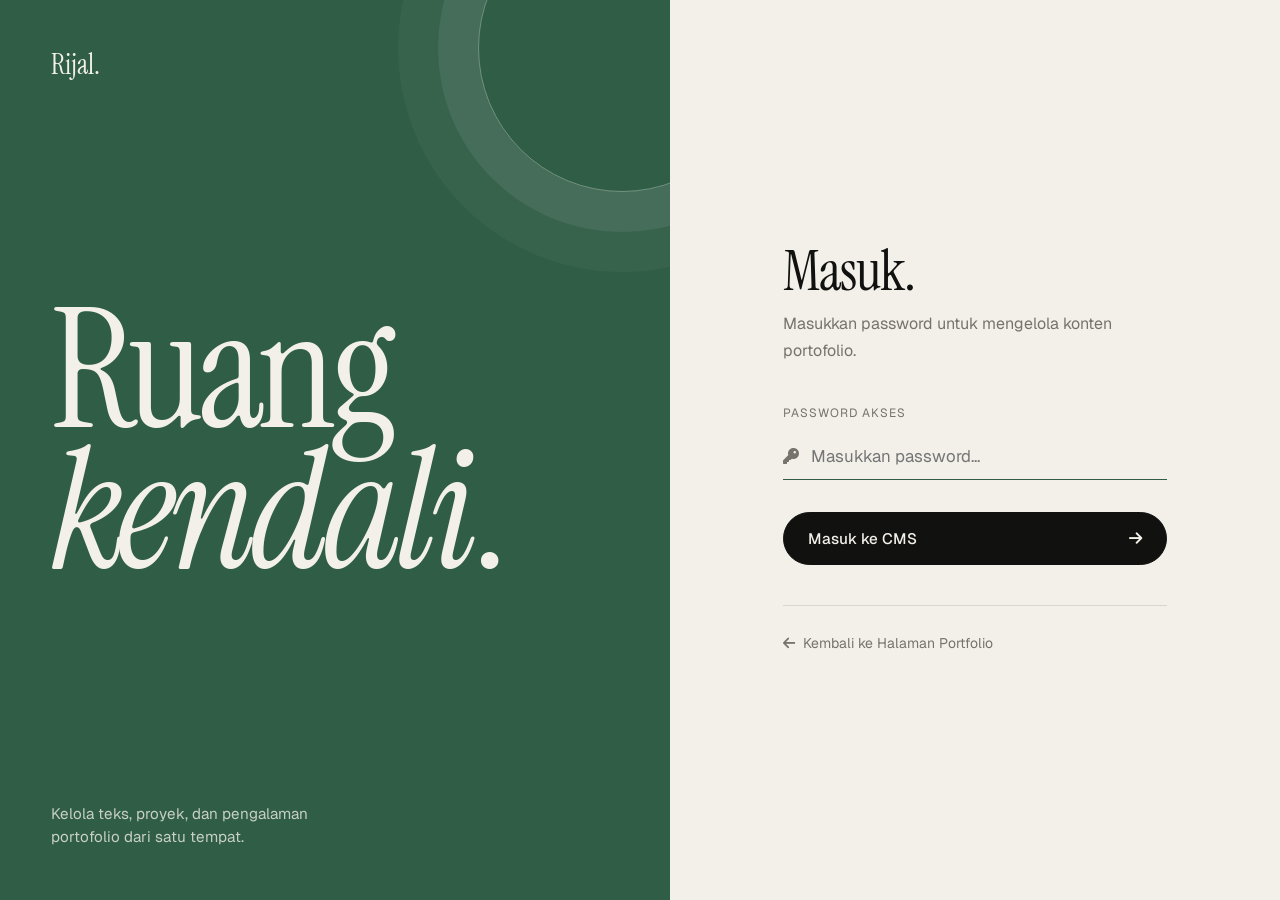
<file: cms.html>
<!DOCTYPE html>
<html lang="id" data-theme="light">

<head>
  <script>
    if (!sessionStorage.getItem('portfolio_cms_auth')) {
      window.location.replace('./login.html');
    }
  </script>
  <meta charset="UTF-8">
  <meta name="viewport" content="width=device-width, initial-scale=1.0">
  <title>CMS Dashboard - Portfolio Rijal</title>
  <meta name="robots" content="noindex, nofollow">
  <link rel="preconnect" href="https://fonts.googleapis.com">
  <link rel="preconnect" href="https://fonts.gstatic.com" crossorigin>
  <link
    href="https://fonts.googleapis.com/css2?family=Geist:wght@400;500;600&family=Instrument+Serif:ital@0;1&display=swap"
    rel="stylesheet">
  <link rel="stylesheet" href="https://cdnjs.cloudflare.com/ajax/libs/font-awesome/6.6.0/css/all.min.css"
    crossorigin="anonymous" referrerpolicy="no-referrer">
  <script>document.documentElement.setAttribute("data-theme", localStorage.getItem("theme") || "light");</script>
  <link rel="stylesheet" href="./css/style.css">
  <style>
    /* =============================================
       CMS Shell Layout
       ============================================= */
    .cms-layout {
      display: flex;
      min-height: 100vh;
    }

    /* ----- Sidebar ----- */
    .cms-sidebar {
      width: 260px;
      flex-shrink: 0;
      background: var(--bg-surface-elevated);
      border-right: 1px solid var(--border-subtle);
      display: flex;
      flex-direction: column;
      position: fixed;
      top: 0;
      left: 0;
      bottom: 0;
      z-index: 50;
      transition: transform var(--transition-normal);
    }

    .cms-sidebar-header {
      display: flex;
      align-items: center;
      gap: var(--space-xs);
      padding: var(--space-md);
      border-bottom: 1px solid var(--border-subtle);
      min-height: 64px;
    }

    .cms-brand-badge {
      display: inline-flex;
      align-items: center;
      justify-content: center;
      width: 34px;
      height: 34px;
      border-radius: var(--radius-sm);
      background: var(--accent-gradient);
      color: var(--text-on-accent);
      font-weight: 700;
      font-size: 0.95rem;
      flex-shrink: 0;
    }

    .cms-brand-text {
      display: flex;
      flex-direction: column;
      line-height: 1.2;
    }

    .cms-brand-title {
      font-size: 0.9rem;
      font-weight: 700;
      color: var(--text-primary);
    }

    .cms-brand-sub {
      font-size: 0.72rem;
      color: var(--text-muted);
      font-weight: 400;
    }

    /* Nav */
    .cms-nav {
      flex: 1;
      overflow-y: auto;
      padding: var(--space-sm) 0;
    }

    .cms-nav-label {
      font-size: 0.68rem;
      font-weight: 600;
      letter-spacing: 0.08em;
      text-transform: uppercase;
      color: var(--text-muted);
      padding: var(--space-xs) var(--space-md) var(--space-3xs);
    }

    .cms-nav-item {
      display: flex;
      align-items: center;
      gap: var(--space-xs);
      padding: var(--space-xs) var(--space-md);
      color: var(--text-secondary);
      font-size: 0.9rem;
      font-weight: 500;
      cursor: pointer;
      border: none;
      background: none;
      width: 100%;
      text-align: left;
      min-height: 44px;
      position: relative;
      font-family: inherit;
      transition: color var(--transition-fast), background var(--transition-fast);
    }

    .cms-nav-item .nav-item-icon {
      width: 20px;
      text-align: center;
      font-size: 0.9rem;
      color: var(--text-muted);
      flex-shrink: 0;
      transition: color var(--transition-fast);
    }

    .cms-nav-item:hover {
      color: var(--text-primary);
      background: var(--bg-surface);
    }

    .cms-nav-item:hover .nav-item-icon {
      color: var(--text-primary);
    }

    .cms-nav-item.is-active {
      color: var(--accent-primary);
      background: var(--accent-surface);
    }

    .cms-nav-item.is-active .nav-item-icon {
      color: var(--accent-primary);
    }

    .cms-nav-item.is-active::before {
      content: '';
      position: absolute;
      left: 0;
      top: 50%;
      transform: translateY(-50%);
      width: 3px;
      height: 55%;
      background: var(--accent-gradient);
      border-radius: 0 var(--radius-xs) var(--radius-xs) 0;
    }

    /* Sidebar footer */
    .cms-sidebar-footer {
      padding: var(--space-sm);
      border-top: 1px solid var(--border-subtle);
      display: flex;
      flex-direction: column;
      gap: var(--space-2xs);
    }

    .cms-footer-link {
      display: flex;
      align-items: center;
      gap: var(--space-xs);
      padding: var(--space-xs) var(--space-sm);
      color: var(--text-secondary);
      font-size: 0.875rem;
      font-weight: 500;
      min-height: 44px;
      border-radius: var(--radius-sm);
      transition: color var(--transition-fast), background var(--transition-fast);
    }

    .cms-footer-link:hover {
      color: var(--text-primary);
      background: var(--bg-surface);
    }

    .btn-logout {
      display: flex;
      align-items: center;
      justify-content: center;
      gap: var(--space-xs);
      width: 100%;
      min-height: 44px;
      padding: var(--space-2xs) var(--space-sm);
      border-radius: var(--radius-sm);
      border: 1px solid rgba(239, 68, 68, 0.25);
      background: rgba(239, 68, 68, 0.07);
      color: #f87171;
      font-size: 0.875rem;
      font-weight: 600;
      cursor: pointer;
      font-family: inherit;
      transition: background var(--transition-fast), border-color var(--transition-fast), color var(--transition-fast);
    }

    .btn-logout:hover {
      background: rgba(239, 68, 68, 0.14);
      border-color: rgba(239, 68, 68, 0.5);
      color: #fca5a5;
    }

    /* ----- Main ----- */
    .cms-main {
      flex: 1;
      margin-left: 260px;
      display: flex;
      flex-direction: column;
      min-height: 100vh;
    }

    .cms-topbar {
      display: flex;
      align-items: center;
      justify-content: space-between;
      padding: 0 var(--space-lg);
      height: 64px;
      background: var(--bg-surface-elevated);
      border-bottom: 1px solid var(--border-subtle);
      position: sticky;
      top: 0;
      z-index: 40;
      gap: var(--space-sm);
    }

    .cms-topbar-left {
      display: flex;
      align-items: center;
      gap: var(--space-sm);
    }

    .sidebar-toggle {
      display: none;
      align-items: center;
      justify-content: center;
      width: 40px;
      height: 40px;
      border-radius: var(--radius-sm);
      background: var(--bg-surface);
      border: 1px solid var(--border-subtle);
      color: var(--text-primary);
      cursor: pointer;
      font-family: inherit;
      flex-shrink: 0;
    }

    .cms-page-title {
      font-size: 1rem;
      font-weight: 600;
      color: var(--text-primary);
    }

    .cms-topbar-right {
      display: flex;
      align-items: center;
      gap: var(--space-xs);
    }

    .topbar-action-btn {
      display: inline-flex;
      align-items: center;
      gap: var(--space-2xs);
      min-height: 38px;
      padding: 0 var(--space-sm);
      border-radius: var(--radius-sm);
      border: 1px solid var(--border-subtle);
      background: var(--bg-surface);
      color: var(--text-secondary);
      font-size: 0.825rem;
      font-weight: 600;
      cursor: pointer;
      font-family: inherit;
      transition: all var(--transition-fast);
      user-select: none;
    }

    .topbar-action-btn:hover {
      background: rgba(255, 255, 255, 0.1);
      color: var(--text-primary);
      border-color: var(--border-hover);
    }

    .topbar-logout-btn {
      display: inline-flex;
      align-items: center;
      gap: var(--space-2xs);
      min-height: 38px;
      padding: 0 var(--space-sm);
      border-radius: var(--radius-pill);
      border: 1px solid rgba(239, 68, 68, 0.22);
      background: transparent;
      color: #f87171;
      font-size: 0.825rem;
      font-weight: 600;
      cursor: pointer;
      font-family: inherit;
      transition: background var(--transition-fast), border-color var(--transition-fast);
    }

    .topbar-logout-btn:hover {
      background: rgba(239, 68, 68, 0.1);
      border-color: rgba(239, 68, 68, 0.4);
    }

    /* Content */
    .cms-content {
      flex: 1;
      padding: var(--space-lg);
    }

    .cms-section-panel {
      display: none;
    }

    .cms-section-panel.is-active {
      display: block;
      animation: panelFadeIn 0.2s ease-out;
    }

    @keyframes panelFadeIn {
      from { opacity: 0; transform: translateY(6px); }
      to   { opacity: 1; transform: translateY(0); }
    }

    .cms-placeholder {
      background: var(--bg-card);
      border: 1px dashed var(--border-subtle);
      border-radius: var(--radius-md);
      padding: var(--space-2xl) var(--space-lg);
      text-align: center;
      color: var(--text-muted);
    }

    .cms-placeholder i {
      font-size: 2rem;
      margin-bottom: var(--space-sm);
      color: var(--border-hover);
    }

    .cms-placeholder h3 {
      font-size: 1rem;
      font-weight: 600;
      color: var(--text-secondary);
      margin-bottom: var(--space-2xs);
    }

    .cms-placeholder p {
      font-size: 0.875rem;
    }

    /* Mobile overlay */
    .sidebar-overlay {
      display: none;
      position: fixed;
      inset: 0;
      background: rgba(0, 0, 0, 0.55);
      z-index: 45;
    }

    /* =============================================
       CMS Form Controls, Cards, Lists & Toasts
       ============================================= */
    .cms-panel-header {
      display: flex;
      align-items: center;
      justify-content: space-between;
      flex-wrap: wrap;
      gap: var(--space-sm);
      margin-bottom: var(--space-md);
      padding-bottom: var(--space-sm);
      border-bottom: 1px solid var(--border-subtle);
    }

    .cms-panel-header-info {
      flex: 1;
      min-width: 240px;
    }

    .cms-panel-heading {
      font-size: 1.25rem;
      font-weight: 700;
      color: var(--text-primary);
      margin-bottom: 0.2rem;
    }

    .cms-panel-desc {
      color: var(--text-muted);
      font-size: 0.85rem;
      line-height: 1.4;
    }

    .cms-panel-actions {
      display: flex;
      align-items: center;
      gap: var(--space-xs);
      flex-wrap: wrap;
    }

    .cms-form-card {
      background: var(--bg-card);
      border: 1px solid var(--border-card);
      border-radius: var(--radius-md);
      padding: var(--space-lg);
      margin-bottom: var(--space-lg);
      box-shadow: var(--shadow-subtle);
    }

    .cms-card-header {
      display: flex;
      align-items: center;
      justify-content: space-between;
      margin-bottom: var(--space-md);
      padding-bottom: var(--space-xs);
      border-bottom: 1px solid var(--border-subtle);
    }

    .cms-card-title {
      font-size: 1.05rem;
      font-weight: 600;
      color: var(--text-primary);
      display: flex;
      align-items: center;
      gap: var(--space-2xs);
    }

    .cms-card-title i {
      color: var(--accent-primary);
      font-size: 0.95rem;
    }

    .cms-card-badge {
      font-size: 0.725rem;
      font-weight: 600;
      padding: 0.15rem 0.5rem;
      border-radius: var(--radius-pill);
      background: var(--accent-surface);
      color: var(--accent-primary);
      border: 1px solid var(--accent-border);
    }

    .cms-grid-2 {
      display: grid;
      grid-template-columns: repeat(2, 1fr);
      gap: var(--space-md);
    }

    .cms-grid-3 {
      display: grid;
      grid-template-columns: repeat(3, 1fr);
      gap: var(--space-md);
    }

    .cms-form-group {
      margin-bottom: var(--space-md);
      display: flex;
      flex-direction: column;
      gap: 0.35rem;
    }

    .cms-form-group.no-mb {
      margin-bottom: 0;
    }

    .cms-label {
      font-size: 0.85rem;
      font-weight: 600;
      color: var(--text-secondary);
      display: flex;
      align-items: center;
      justify-content: space-between;
    }

    .cms-input,
    .cms-textarea,
    .cms-select {
      width: 100%;
      padding: 0.75rem 0.9rem;
      background: var(--bg-surface);
      border: 1px solid var(--border-subtle);
      border-radius: var(--radius-sm);
      color: var(--text-primary);
      font-family: inherit;
      font-size: 0.9rem;
      transition: border-color var(--transition-fast), box-shadow var(--transition-fast), background-color var(--transition-fast);
      min-height: 44px;
    }

    .cms-textarea {
      min-height: 86px;
      resize: vertical;
      line-height: 1.5;
    }

    .cms-input:focus,
    .cms-textarea:focus,
    .cms-select:focus {
      outline: none;
      border-color: var(--accent-primary);
      box-shadow: 0 0 0 3px var(--accent-surface);
      background: rgba(255, 255, 255, 0.08);
    }

    .cms-help-text {
      font-size: 0.75rem;
      color: var(--text-muted);
      line-height: 1.35;
    }

    /* Image upload control with preview */
    .cms-image-field {
      display: flex;
      gap: var(--space-sm);
      align-items: center;
      flex-wrap: wrap;
    }

    .cms-img-preview {
      width: 68px;
      height: 68px;
      border-radius: var(--radius-sm);
      border: 1px solid var(--border-subtle);
      object-fit: cover;
      background: var(--bg-surface);
      flex-shrink: 0;
    }

    .cms-img-preview.is-project {
      width: 120px;
      height: 75px;
    }

    .cms-file-size-tag {
      font-size: 0.725rem;
      color: var(--accent-primary);
      font-weight: 500;
    }

    .cms-image-controls {
      flex: 1;
      min-width: 220px;
      display: flex;
      flex-direction: column;
      gap: 0.35rem;
    }

    .cms-file-btn-wrapper {
      display: inline-flex;
      align-items: center;
      gap: var(--space-2xs);
    }

    .cms-file-input {
      display: none;
    }

    .btn-file-select {
      display: inline-flex;
      align-items: center;
      gap: var(--space-2xs);
      padding: 0.45rem 0.9rem;
      border-radius: var(--radius-sm);
      background: var(--bg-surface);
      border: 1px solid var(--border-subtle);
      color: var(--text-secondary);
      font-size: 0.825rem;
      font-weight: 500;
      cursor: pointer;
      min-height: 38px;
      transition: all var(--transition-fast);
      font-family: inherit;
    }

    .btn-file-select:hover {
      color: var(--text-primary);
      background: var(--border-subtle);
      border-color: var(--border-hover);
    }

    /* List Containers & Cards */
    .cms-list-container {
      display: flex;
      flex-direction: column;
      gap: var(--space-sm);
      margin-bottom: var(--space-md);
    }

    .cms-item-card {
      background: var(--bg-surface);
      border: 1px solid var(--border-subtle);
      border-radius: var(--radius-sm);
      padding: var(--space-md);
      position: relative;
      transition: border-color var(--transition-fast);
    }

    .cms-item-card:hover {
      border-color: var(--border-hover);
    }

    .cms-item-top {
      display: flex;
      align-items: center;
      justify-content: space-between;
      margin-bottom: var(--space-sm);
      padding-bottom: var(--space-2xs);
      border-bottom: 1px solid rgba(255, 255, 255, 0.06);
    }

    .cms-item-badge {
      font-size: 0.775rem;
      font-weight: 600;
      color: var(--accent-primary);
      background: var(--accent-surface);
      padding: 0.2rem 0.6rem;
      border-radius: var(--radius-pill);
      display: inline-flex;
      align-items: center;
      gap: 0.35rem;
    }

    .btn-remove-item {
      display: inline-flex;
      align-items: center;
      justify-content: center;
      gap: 0.3rem;
      padding: 0.35rem 0.75rem;
      border-radius: var(--radius-sm);
      border: 1px solid rgba(239, 68, 68, 0.25);
      background: rgba(239, 68, 68, 0.08);
      color: #f87171;
      font-size: 0.8rem;
      font-weight: 500;
      cursor: pointer;
      min-height: 36px;
      font-family: inherit;
      transition: all var(--transition-fast);
    }

    .btn-remove-item:hover {
      background: rgba(239, 68, 68, 0.2);
      color: #fca5a5;
      border-color: rgba(239, 68, 68, 0.5);
    }

    .cms-checkbox-label {
      display: inline-flex;
      align-items: center;
      gap: var(--space-2xs);
      font-size: 0.85rem;
      font-weight: 500;
      color: var(--text-secondary);
      cursor: pointer;
      user-select: none;
      min-height: 44px;
    }

    .cms-checkbox {
      width: 18px;
      height: 18px;
      accent-color: var(--accent-primary);
      cursor: pointer;
    }

    /* Common Buttons */
    .btn-cms-save {
      display: inline-flex;
      align-items: center;
      justify-content: center;
      gap: var(--space-2xs);
      min-height: 44px;
      padding: 0.65rem 1.4rem;
      background: var(--accent-gradient);
      color: var(--text-on-accent);
      border: none;
      border-radius: var(--radius-sm);
      font-size: 0.9rem;
      font-weight: 600;
      cursor: pointer;
      font-family: inherit;
      box-shadow: 0 4px 14px rgba(16, 185, 129, 0.25);
      transition: transform var(--transition-fast), opacity var(--transition-fast), box-shadow var(--transition-fast);
    }

    .btn-cms-save:hover {
      opacity: 0.95;
      transform: translateY(-1px);
      box-shadow: 0 6px 18px rgba(16, 185, 129, 0.35);
    }

    .btn-cms-save:active {
      transform: translateY(0);
    }

    .btn-cms-reset {
      display: inline-flex;
      align-items: center;
      justify-content: center;
      gap: var(--space-2xs);
      min-height: 44px;
      padding: 0.65rem 1.1rem;
      background: var(--bg-surface);
      color: var(--text-secondary);
      border: 1px solid var(--border-subtle);
      border-radius: var(--radius-sm);
      font-size: 0.85rem;
      font-weight: 500;
      cursor: pointer;
      font-family: inherit;
      transition: background var(--transition-fast), color var(--transition-fast), border-color var(--transition-fast);
    }

    .btn-cms-reset:hover {
      background: rgba(255, 255, 255, 0.1);
      color: var(--text-primary);
      border-color: var(--border-hover);
    }

    .btn-cms-add {
      display: inline-flex;
      align-items: center;
      justify-content: center;
      gap: var(--space-2xs);
      min-height: 44px;
      width: 100%;
      padding: 0.75rem;
      background: var(--bg-surface);
      color: var(--accent-primary);
      border: 1px dashed var(--accent-border);
      border-radius: var(--radius-sm);
      font-size: 0.875rem;
      font-weight: 600;
      cursor: pointer;
      font-family: inherit;
      transition: all var(--transition-fast);
    }

    .btn-cms-add:hover {
      background: var(--accent-surface);
      border-color: var(--accent-primary);
      color: var(--text-primary);
    }

    /* Toast System */
    .cms-toast-container {
      position: fixed;
      bottom: var(--space-lg);
      right: var(--space-lg);
      display: flex;
      flex-direction: column;
      gap: var(--space-xs);
      z-index: 100;
      pointer-events: none;
    }

    .cms-toast {
      display: flex;
      align-items: center;
      gap: var(--space-xs);
      padding: 0.85rem 1.25rem;
      background: var(--bg-surface-elevated);
      border: 1px solid var(--border-card);
      border-radius: var(--radius-sm);
      box-shadow: var(--shadow-card);
      color: var(--text-primary);
      font-size: 0.875rem;
      font-weight: 500;
      pointer-events: auto;
      animation: toastSlideIn 0.25s cubic-bezier(0.16, 1, 0.3, 1);
      transition: opacity 0.2s, transform 0.2s;
      max-width: 380px;
    }

    .cms-toast.is-success {
      border-left: 4px solid var(--accent-primary);
    }

    .cms-toast.is-success .toast-icon {
      color: var(--accent-primary);
      font-size: 1rem;
    }

    .cms-toast.is-error {
      border-left: 4px solid #ef4444;
    }

    .cms-toast.is-error .toast-icon {
      color: #ef4444;
      font-size: 1rem;
    }

    @keyframes toastSlideIn {
      from { opacity: 0; transform: translateY(12px); }
      to   { opacity: 1; transform: translateY(0); }
    }

    /* ----- Responsive ----- */
    @media (max-width: 768px) {
      .cms-sidebar {
        transform: translateX(-100%);
      }

      .cms-sidebar.is-open {
        transform: translateX(0);
        box-shadow: var(--shadow-card);
      }

      .sidebar-overlay.is-visible {
        display: block;
      }

      .cms-main {
        margin-left: 0;
      }

      .sidebar-toggle {
        display: inline-flex;
      }

      .topbar-action-btn span,
      .topbar-logout-btn span {
        display: none;
      }

      .topbar-action-btn {
        padding: 0 0.65rem;
      }

      .cms-content {
        padding: var(--space-md);
      }

      .cms-grid-2,
      .cms-grid-3 {
        grid-template-columns: 1fr;
      }

      .cms-panel-header {
        flex-direction: column;
        align-items: flex-start;
      }

      .cms-panel-actions {
        width: 100%;
        justify-content: flex-start;
      }

      .cms-toast-container {
        left: var(--space-sm);
        right: var(--space-sm);
        bottom: var(--space-sm);
      }

      .cms-toast {
        max-width: 100%;
      }
    }

    /* =============================================
       Drag and Drop Reorder - Projects List
       ============================================= */
    .cms-item-card[draggable="true"] {
      cursor: default;
    }

    .cms-item-card.is-dragging {
      opacity: 0.4;
      border-style: dashed;
      border-color: var(--accent-primary);
    }

    .cms-item-card.drag-over {
      border-color: var(--accent-primary);
      background: var(--accent-surface);
      box-shadow: 0 0 0 2px var(--accent-primary);
    }

    .drag-handle {
      display: inline-flex;
      align-items: center;
      justify-content: center;
      width: 32px;
      height: 32px;
      border-radius: var(--radius-xs);
      color: var(--text-muted);
      cursor: grab;
      flex-shrink: 0;
      transition: color var(--transition-fast), background var(--transition-fast);
      touch-action: none;
    }

    .drag-handle:hover {
      color: var(--text-primary);
      background: var(--bg-surface);
    }

    .drag-handle:active {
      cursor: grabbing;
    }

    .drag-handle i {
      font-size: 0.9rem;
      pointer-events: none;
    }

    .cms-item-top-left {
      display: flex;
      align-items: center;
      gap: var(--space-2xs);
    }

    .reorder-hint {
      font-size: 0.72rem;
      color: var(--text-muted);
      display: flex;
      align-items: center;
      gap: 0.3rem;
      padding: var(--space-2xs) 0 var(--space-xs);
    }

    .reorder-hint i {
      font-size: 0.7rem;
    }
  </style>
  <link rel="stylesheet" href="./css/admin.css">
</head>

<body>
  <div class="cms-layout">

    <!-- SIDEBAR -->
    <aside class="cms-sidebar" id="cmsSidebar" aria-label="CMS navigation">
      <div class="cms-sidebar-header">
        <div class="cms-brand-badge" aria-hidden="true">R.</div>
        <div class="cms-brand-text">
          <span class="cms-brand-title">Panel CMS</span>
          <span class="cms-brand-sub">Portfolio Rijal</span>
        </div>
      </div>

      <nav class="cms-nav" aria-label="CMS sections">
        <p class="cms-nav-label">Konten</p>
        <button class="cms-nav-item is-active" data-section="hero" aria-current="true">
          <i class="fa-solid fa-house nav-item-icon" aria-hidden="true"></i>
          <span>Hero</span>
        </button>
        <button class="cms-nav-item" data-section="about">
          <i class="fa-solid fa-user nav-item-icon" aria-hidden="true"></i>
          <span>About</span>
        </button>
        <button class="cms-nav-item" data-section="skills">
          <i class="fa-solid fa-layer-group nav-item-icon" aria-hidden="true"></i>
          <span>Skills &amp; Tools</span>
        </button>
        <button class="cms-nav-item" data-section="projects">
          <i class="fa-solid fa-folder-open nav-item-icon" aria-hidden="true"></i>
          <span>Projects</span>
        </button>
        <button class="cms-nav-item" data-section="experience">
          <i class="fa-solid fa-briefcase nav-item-icon" aria-hidden="true"></i>
          <span>Experience</span>
        </button>
        <button class="cms-nav-item" data-section="contact">
          <i class="fa-solid fa-envelope nav-item-icon" aria-hidden="true"></i>
          <span>Contact</span>
        </button>
      </nav>

      <div class="cms-sidebar-footer">
        <a href="./index.html" class="cms-footer-link">
          <i class="fa-solid fa-arrow-up-right-from-square" aria-hidden="true"></i>
          <span>Lihat Portfolio</span>
        </a>
        <button class="btn-logout" id="logout-btn-sidebar">
          <i class="fa-solid fa-right-from-bracket" aria-hidden="true"></i>
          <span>Logout</span>
        </button>
      </div>
    </aside>

    <div class="sidebar-overlay" id="sidebarOverlay" aria-hidden="true"></div>

    <!-- MAIN -->
    <div class="cms-main">
      <header class="cms-topbar">
        <div class="cms-topbar-left">
          <button class="sidebar-toggle" id="sidebarToggle"
            aria-label="Buka menu navigasi" aria-expanded="false" aria-controls="cmsSidebar">
            <i class="fa-solid fa-bars" aria-hidden="true"></i>
          </button>
          <h1 class="cms-page-title" id="currentSectionTitle">Hero</h1>
        </div>
        <div class="cms-topbar-right">
          <button type="button" class="topbar-action-btn" id="btnExportJson" title="Unduh semua data portofolio sebagai file JSON" aria-label="Unduh semua data portofolio">
            <i class="fa-solid fa-download" aria-hidden="true"></i>
            <span>Export JSON</span>
          </button>
          <button type="button" class="topbar-action-btn topbar-publish-btn" id="btnPublish" title="Publish perubahan ke GitHub Pages" aria-label="Publish ke GitHub Pages">
            <i class="fa-solid fa-rocket" aria-hidden="true"></i>
            <span>Publish</span>
          </button>
          <label class="topbar-action-btn" for="importJsonFileInput" title="Unggah file JSON untuk memuat data ke browser" aria-label="Unggah file JSON portofolio">
            <i class="fa-solid fa-upload" aria-hidden="true"></i>
            <span>Import JSON</span>
            <input type="file" id="importJsonFileInput" accept=".json,application/json" class="cms-file-input">
          </label>
          <button class="topbar-logout-btn" id="logout-btn-topbar" aria-label="Logout dari CMS">
            <i class="fa-solid fa-right-from-bracket" aria-hidden="true"></i>
            <span>Logout</span>
          </button>
        </div>
      </header>

      <!-- PUBLISH BANNER -->
      <div class="cms-publish-banner" id="publishBanner">
        <i class="fa-solid fa-circle-info" aria-hidden="true"></i>
        <span>Perubahan hanya tersimpan di browser ini. Klik <strong>Publish</strong> agar terlihat di semua perangkat.</span>
        <button type="button" class="cms-banner-close" id="publishBannerClose" aria-label="Tutup notifikasi">&times;</button>
      </div>
      <main class="cms-content" id="cmsContent">

        <!-- PANEL HERO / HOME -->
        <div class="cms-section-panel is-active" id="panel-hero">
          <header class="cms-panel-header">
            <div class="cms-panel-header-info">
              <h2 class="cms-panel-heading">Editor Section: Home (Hero)</h2>
              <p class="cms-panel-desc">Kelola teks perkenalan utama, peran berjalan (typewriter), foto profil, tombol aksi (CTA), dan metrik statistik.</p>
            </div>
            <div class="cms-panel-actions">
              <button type="button" class="btn-cms-reset" id="btnResetHome" aria-label="Kembalikan data hero ke default">
                <i class="fa-solid fa-rotate-left" aria-hidden="true"></i>
                <span>Reset Default</span>
              </button>
              <button type="button" class="btn-cms-save" id="btnSaveHome" aria-label="Simpan perubahan section hero">
                <i class="fa-solid fa-floppy-disk" aria-hidden="true"></i>
                <span>Simpan Home</span>
              </button>
            </div>
          </header>

          <!-- Card 1: Data Tunggal Hero -->
          <section class="cms-form-card" aria-labelledby="card-hero-single-title">
            <div class="cms-card-header">
              <h3 class="cms-card-title" id="card-hero-single-title">
                <i class="fa-solid fa-id-card" aria-hidden="true"></i>
                <span>Identitas &amp; Teks Pengantar</span>
              </h3>
              <span class="cms-card-badge">Data Tunggal</span>
            </div>

            <div class="cms-grid-2">
              <div class="cms-form-group">
                <label for="home-name" class="cms-label">Nama Lengkap</label>
                <input type="text" id="home-name" class="cms-input" placeholder="Contoh: Rijal Imamul Haq Syamsu Alam" required>
              </div>
              <div class="cms-form-group">
                <label for="home-nickname" class="cms-label">Nama Panggilan</label>
                <input type="text" id="home-nickname" class="cms-input" placeholder="Contoh: Rijal">
              </div>
            </div>

            <div class="cms-form-group">
              <label for="home-badge" class="cms-label">Status Badge (Kapsul Status)</label>
              <input type="text" id="home-badge" class="cms-input" placeholder="Contoh: Terbuka untuk Peluang Kerja &amp; Freelance">
              <p class="cms-help-text">Teks status yang tampil melayang dengan lampu hijau di bagian atas hero.</p>
            </div>

            <div class="cms-form-group">
              <label for="home-typewriter" class="cms-label">Fokus Peran (Typewriter Text)</label>
              <textarea id="home-typewriter" class="cms-textarea" rows="2" placeholder="Web Developer, Frontend Specialist, UI/UX Enthusiast"></textarea>
              <p class="cms-help-text">Tuliskan peran yang berganti-ganti di hero. Pisahkan tiap peran dengan koma (,) atau baris baru.</p>
            </div>

            <div class="cms-form-group">
              <label for="home-bio" class="cms-label">Ringkasan Bio / Tagline</label>
              <textarea id="home-bio" class="cms-textarea" rows="3" placeholder="Membangun antarmuka web modern, responsif, dan interaktif..."></textarea>
            </div>

            <div class="cms-form-group no-mb">
              <label class="cms-label">Foto Profil / Avatar Hero</label>
              <div class="cms-image-field">
                <img id="home-avatar-preview" src="./assets/Profil/Img-Profil.jpeg" alt="Pratinjau Foto Profil" class="cms-img-preview">
                <div class="cms-image-controls">
                  <input type="text" id="home-avatar" class="cms-input" placeholder="./assets/Profil/Img-Profil.jpeg atau URL gambar">
                  <div class="cms-file-btn-wrapper">
                    <label for="home-avatar-file" class="btn-file-select">
                      <i class="fa-solid fa-arrow-up-from-bracket" aria-hidden="true"></i>
                      <span>Unggah Foto (Otomatis Kompres)</span>
                    </label>
                    <input type="file" id="home-avatar-file" class="cms-file-input" accept="image/*">
                  </div>
                </div>
              </div>
            </div>
          </section>

          <!-- Card 2: List Link CTA Buttons -->
          <section class="cms-form-card" aria-labelledby="card-hero-cta-title">
            <div class="cms-card-header">
              <h3 class="cms-card-title" id="card-hero-cta-title">
                <i class="fa-solid fa-link" aria-hidden="true"></i>
                <span>Tombol Aksi Hero (CTA Buttons)</span>
              </h3>
              <span class="cms-card-badge">List Link</span>
            </div>

            <p class="cms-help-text" style="margin-bottom: var(--space-sm);">
              Daftar tombol navigasi cepat di bawah bio hero (contoh: Lihat Proyek, Hubungi Saya).
            </p>

            <div class="cms-list-container" id="homeCtaList">
              <!-- Rendered dynamically -->
            </div>

            <button type="button" class="btn-cms-add" id="btnAddHomeCta">
              <i class="fa-solid fa-plus" aria-hidden="true"></i>
              <span>Tambah Tombol CTA</span>
            </button>
          </section>

          <!-- Card 3: List Metrik & Stats -->
          <section class="cms-form-card" aria-labelledby="card-hero-stats-title">
            <div class="cms-card-header">
              <h3 class="cms-card-title" id="card-hero-stats-title">
                <i class="fa-solid fa-chart-simple" aria-hidden="true"></i>
                <span>Kartu Metrik &amp; Statistik Hero</span>
              </h3>
              <span class="cms-card-badge">List Data</span>
            </div>

            <div class="cms-list-container" id="homeStatsList">
              <!-- Rendered dynamically -->
            </div>

            <button type="button" class="btn-cms-add" id="btnAddHomeStat">
              <i class="fa-solid fa-plus" aria-hidden="true"></i>
              <span>Tambah Kartu Statistik</span>
            </button>
          </section>
        </div>

        <!-- PANEL ABOUT ME -->
        <div class="cms-section-panel" id="panel-about">
          <header class="cms-panel-header">
            <div class="cms-panel-header-info">
              <h2 class="cms-panel-heading">Editor Section: About Me</h2>
              <p class="cms-panel-desc">Kelola judul, sub-judul, narasi perkenalan diri, tautan resume (CV), dan rincian informasi pribadi.</p>
            </div>
            <div class="cms-panel-actions">
              <button type="button" class="btn-cms-reset" id="btnResetAbout" aria-label="Kembalikan data about ke default">
                <i class="fa-solid fa-rotate-left" aria-hidden="true"></i>
                <span>Reset Default</span>
              </button>
              <button type="button" class="btn-cms-save" id="btnSaveAbout" aria-label="Simpan perubahan section about">
                <i class="fa-solid fa-floppy-disk" aria-hidden="true"></i>
                <span>Simpan About</span>
              </button>
            </div>
          </header>

          <!-- Card 1: Data Tunggal About -->
          <section class="cms-form-card" aria-labelledby="card-about-single-title">
            <div class="cms-card-header">
              <h3 class="cms-card-title" id="card-about-single-title">
                <i class="fa-solid fa-address-card" aria-hidden="true"></i>
                <span>Informasi Umum &amp; Resume</span>
              </h3>
              <span class="cms-card-badge">Data Tunggal</span>
            </div>

            <div class="cms-grid-2">
              <div class="cms-form-group">
                <label for="about-title" class="cms-label">Judul Section</label>
                <input type="text" id="about-title" class="cms-input" placeholder="About Me" required>
              </div>
              <div class="cms-form-group">
                <label for="about-subtitle" class="cms-label">Sub-judul Section</label>
                <input type="text" id="about-subtitle" class="cms-input" placeholder="Mengenal Lebih Dekat">
              </div>
            </div>

            <div class="cms-grid-2">
              <div class="cms-form-group">
                <label for="about-resume-url" class="cms-label">URL / Tautan File Resume (CV)</label>
                <input type="text" id="about-resume-url" class="cms-input" placeholder="# atau tautan Google Drive / file PDF">
              </div>
              <div class="cms-form-group">
                <label for="about-resume-label" class="cms-label">Label Tombol Resume</label>
                <input type="text" id="about-resume-label" class="cms-input" placeholder="Download CV">
              </div>
            </div>

            <div class="cms-form-group no-mb">
              <label class="cms-label">Foto / Potret Kartu About</label>
              <div class="cms-image-field">
                <img id="about-avatar-preview" src="./assets/Profil/Img-Profil.jpeg" alt="Pratinjau Foto About" class="cms-img-preview">
                <div class="cms-image-controls">
                  <input type="text" id="about-avatar" class="cms-input" placeholder="./assets/Profil/Img-Profil.jpeg atau URL gambar">
                  <div class="cms-file-btn-wrapper">
                    <label for="about-avatar-file" class="btn-file-select">
                      <i class="fa-solid fa-arrow-up-from-bracket" aria-hidden="true"></i>
                      <span>Unggah Foto (Otomatis Kompres)</span>
                    </label>
                    <input type="file" id="about-avatar-file" class="cms-file-input" accept="image/*">
                  </div>
                </div>
              </div>
            </div>
          </section>

          <!-- Card 2: Paragraf Narasi (List) -->
          <section class="cms-form-card" aria-labelledby="card-about-para-title">
            <div class="cms-card-header">
              <h3 class="cms-card-title" id="card-about-para-title">
                <i class="fa-solid fa-paragraph" aria-hidden="true"></i>
                <span>Paragraf Narasi Profil</span>
              </h3>
              <span class="cms-card-badge">List Teks</span>
            </div>

            <p class="cms-help-text" style="margin-bottom: var(--space-sm);">
              Paragraf perkenalan diri yang tampil pada sisi kanan kartu About Me.
            </p>

            <div class="cms-list-container" id="aboutParagraphsList">
              <!-- Rendered dynamically -->
            </div>

            <button type="button" class="btn-cms-add" id="btnAddAboutParagraph">
              <i class="fa-solid fa-plus" aria-hidden="true"></i>
              <span>Tambah Paragraf</span>
            </button>
          </section>

          <!-- Card 3: Informasi Pribadi (Personal Info - List) -->
          <section class="cms-form-card" aria-labelledby="card-about-info-title">
            <div class="cms-card-header">
              <h3 class="cms-card-title" id="card-about-info-title">
                <i class="fa-solid fa-list-check" aria-hidden="true"></i>
                <span>Rincian Informasi Pribadi (Personal Info)</span>
              </h3>
              <span class="cms-card-badge">List Data</span>
            </div>

            <p class="cms-help-text" style="margin-bottom: var(--space-sm);">
              Item informasi yang tampil di samping foto profil (contoh: Peran, Lokasi, Status Ketersediaan, Bahasa).
            </p>

            <div class="cms-list-container" id="aboutPersonalInfoList">
              <!-- Rendered dynamically -->
            </div>

            <button type="button" class="btn-cms-add" id="btnAddAboutInfo">
              <i class="fa-solid fa-plus" aria-hidden="true"></i>
              <span>Tambah Informasi Pribadi</span>
            </button>
          </section>
        </div>

        <!-- PANEL SKILLS & TOOLS -->
        <div class="cms-section-panel" id="panel-skills">
          <header class="cms-panel-header">
            <div class="cms-panel-header-info">
              <h2 class="cms-panel-heading">Editor Section: Skills &amp; Tools</h2>
              <p class="cms-panel-desc">Kelola judul, sub-judul, kategori filter teknologi, serta daftar keahlian dan perangkat kerja dengan operasi penuh tambah, edit, dan hapus.</p>
            </div>
            <div class="cms-panel-actions">
              <button type="button" class="btn-cms-reset" id="btnResetTools" aria-label="Kembalikan data tools ke default">
                <i class="fa-solid fa-rotate-left" aria-hidden="true"></i>
                <span>Reset Default</span>
              </button>
              <button type="button" class="btn-cms-save" id="btnSaveTools" aria-label="Simpan perubahan section skills dan tools">
                <i class="fa-solid fa-floppy-disk" aria-hidden="true"></i>
                <span>Simpan Tools</span>
              </button>
            </div>
          </header>

          <!-- Card 1: Pengaturan Header & Kategori Filter -->
          <section class="cms-form-card" aria-labelledby="card-tools-header-title">
            <div class="cms-card-header">
              <h3 class="cms-card-title" id="card-tools-header-title">
                <i class="fa-solid fa-screwdriver-wrench" aria-hidden="true"></i>
                <span>Pengaturan Section &amp; Kategori Filter</span>
              </h3>
              <span class="cms-card-badge">Data Tunggal</span>
            </div>

            <div class="cms-grid-2">
              <div class="cms-form-group">
                <label for="tools-title" class="cms-label">Judul Section</label>
                <input type="text" id="tools-title" class="cms-input" placeholder="Tools &amp; Technologies" required>
              </div>
              <div class="cms-form-group">
                <label for="tools-subtitle" class="cms-label">Sub-judul Section</label>
                <input type="text" id="tools-subtitle" class="cms-input" placeholder="Keahlian &amp; Perangkat yang Sering Digunakan">
              </div>
            </div>

            <div class="cms-form-group no-mb">
              <label for="tools-categories" class="cms-label">Daftar Kategori Filter</label>
              <textarea id="tools-categories" class="cms-textarea" rows="2" placeholder="Semua, Frontend, Styling &amp; Design, Tools &amp; Versioning"></textarea>
              <p class="cms-help-text">Daftar chip filter yang muncul di bagian atas daftar tools. Pisahkan tiap kategori dengan koma (,) atau baris baru.</p>
            </div>
          </section>

          <!-- Card 2: List Items Tools (Operasi Penuh: Tambah, Edit, Hapus) -->
          <section class="cms-form-card" aria-labelledby="card-tools-items-title">
            <div class="cms-card-header">
              <h3 class="cms-card-title" id="card-tools-items-title">
                <i class="fa-solid fa-layer-group" aria-hidden="true"></i>
                <span>Daftar Tools &amp; Teknologi</span>
              </h3>
              <span class="cms-card-badge">List Data</span>
            </div>

            <p class="cms-help-text" style="margin-bottom: var(--space-sm);">
              Daftar kartu teknologi dengan nama, kategori, tingkat kemahiran, dan kelas ikon (Devicon atau FontAwesome).
            </p>

            <div class="cms-list-container" id="toolsItemsList">
              <!-- Rendered dynamically -->
            </div>

            <button type="button" class="btn-cms-add" id="btnAddToolItem">
              <i class="fa-solid fa-plus" aria-hidden="true"></i>
              <span>Tambah Tool Baru</span>
            </button>
          </section>
        </div>

        <!-- PANEL PROJECTS -->
        <div class="cms-section-panel" id="panel-projects">
          <header class="cms-panel-header">
            <div class="cms-panel-header-info">
              <h2 class="cms-panel-heading">Editor Section: Featured Projects</h2>
              <p class="cms-panel-desc">Kelola portofolio karya, upload gambar tangkapan layar (kompresi kanvas otomatis lebar 800px kualitas 0.7), tag teknologi, dan tautan demo langsung.</p>
            </div>
            <div class="cms-panel-actions">
              <button type="button" class="btn-cms-reset" id="btnResetProjects" aria-label="Kembalikan data projects ke default">
                <i class="fa-solid fa-rotate-left" aria-hidden="true"></i>
                <span>Reset Default</span>
              </button>
              <button type="button" class="btn-cms-save" id="btnSaveProjects" aria-label="Simpan perubahan section projects">
                <i class="fa-solid fa-floppy-disk" aria-hidden="true"></i>
                <span>Simpan Projects</span>
              </button>
            </div>
          </header>

          <!-- Card 1: Pengaturan Header Section Projects -->
          <section class="cms-form-card" aria-labelledby="card-projects-header-title">
            <div class="cms-card-header">
              <h3 class="cms-card-title" id="card-projects-header-title">
                <i class="fa-solid fa-folder-open" aria-hidden="true"></i>
                <span>Pengaturan Section Projects</span>
              </h3>
              <span class="cms-card-badge">Data Tunggal</span>
            </div>

            <div class="cms-grid-2">
              <div class="cms-form-group no-mb">
                <label for="projects-title" class="cms-label">Judul Section</label>
                <input type="text" id="projects-title" class="cms-input" placeholder="Featured Projects" required>
              </div>
              <div class="cms-form-group no-mb">
                <label for="projects-subtitle" class="cms-label">Sub-judul Section</label>
                <input type="text" id="projects-subtitle" class="cms-input" placeholder="Karya Pilihan yang Pernah Saya Kembangkan">
              </div>
            </div>
          </section>

          <!-- Card 2: List Proyek (CRUD + Upload Base64) -->
          <section class="cms-form-card" aria-labelledby="card-projects-items-title">
            <div class="cms-card-header">
              <h3 class="cms-card-title" id="card-projects-items-title">
                <i class="fa-solid fa-laptop-code" aria-hidden="true"></i>
                <span>Daftar Proyek Portofolio</span>
              </h3>
              <span class="cms-card-badge">List Data</span>
            </div>

            <p class="cms-help-text" style="margin-bottom: var(--space-sm);">
              Upload gambar tangkapan layar dikompresi otomatis via &lt;canvas&gt; (lebar maks. 800px, JPEG 0.7) sebagai Base64 dengan proteksi kuota localStorage.
            </p>

            <p class="reorder-hint">
              <i class="fa-solid fa-grip-vertical"></i>
              Seret kartu proyek menggunakan ikon pegangan untuk mengubah urutan tampilan di portofolio.
            </p>

            <div class="cms-list-container" id="projectsItemsList">
              <!-- Rendered dynamically -->
            </div>

            <button type="button" class="btn-cms-add" id="btnAddProjectItem">
              <i class="fa-solid fa-plus" aria-hidden="true"></i>
              <span>Tambah Proyek Baru</span>
            </button>
          </section>
        </div>

        <!-- PANEL EXPERIENCE -->
        <div class="cms-section-panel" id="panel-experience">
          <header class="cms-panel-header">
            <div class="cms-panel-header-info">
              <h2 class="cms-panel-heading">Editor Section: Experience</h2>
              <p class="cms-panel-desc">Kelola judul, sub-judul, dan riwayat pengalaman karier/proyek dengan operasi penuh tambah, edit, dan hapus.</p>
            </div>
            <div class="cms-panel-actions">
              <button type="button" class="btn-cms-reset" id="btnResetExp" aria-label="Kembalikan data experience ke default">
                <i class="fa-solid fa-rotate-left" aria-hidden="true"></i>
                <span>Reset Default</span>
              </button>
              <button type="button" class="btn-cms-save" id="btnSaveExp" aria-label="Simpan perubahan section experience">
                <i class="fa-solid fa-floppy-disk" aria-hidden="true"></i>
                <span>Simpan Experience</span>
              </button>
            </div>
          </header>

          <!-- Card 1: Pengaturan Header Experience -->
          <section class="cms-form-card" aria-labelledby="card-exp-header-title">
            <div class="cms-card-header">
              <h3 class="cms-card-title" id="card-exp-header-title">
                <i class="fa-solid fa-briefcase" aria-hidden="true"></i>
                <span>Pengaturan Section Experience</span>
              </h3>
              <span class="cms-card-badge">Data Tunggal</span>
            </div>

            <div class="cms-grid-2">
              <div class="cms-form-group no-mb">
                <label for="exp-title" class="cms-label">Judul Section</label>
                <input type="text" id="exp-title" class="cms-input" placeholder="Experience" required>
              </div>
              <div class="cms-form-group no-mb">
                <label for="exp-subtitle" class="cms-label">Sub-judul Section</label>
                <input type="text" id="exp-subtitle" class="cms-input" placeholder="Jejak Langkah &amp; Perjalanan Karier">
              </div>
            </div>
          </section>

          <!-- Card 2: List Items Experience (Operasi Penuh: Tambah, Edit, Hapus) -->
          <section class="cms-form-card" aria-labelledby="card-exp-items-title">
            <div class="cms-card-header">
              <h3 class="cms-card-title" id="card-exp-items-title">
                <i class="fa-solid fa-timeline" aria-hidden="true"></i>
                <span>Daftar Riwayat Pengalaman</span>
              </h3>
              <span class="cms-card-badge">List Data</span>
            </div>

            <p class="cms-help-text" style="margin-bottom: var(--space-sm);">
              Daftar kartu timeline pengalaman kerja, peran, periode, deskripsi tugas, dan poin-poin pencapaian.
            </p>

            <div class="cms-list-container" id="expItemsList">
              <!-- Rendered dynamically -->
            </div>

            <button type="button" class="btn-cms-add" id="btnAddExpItem">
              <i class="fa-solid fa-plus" aria-hidden="true"></i>
              <span>Tambah Pengalaman Baru</span>
            </button>
          </section>
        </div>

        <!-- PANEL CONTACT -->
        <div class="cms-section-panel" id="panel-contact">
          <header class="cms-panel-header">
            <div class="cms-panel-header-info">
              <h2 class="cms-panel-heading">Editor Section: Contact</h2>
              <p class="cms-panel-desc">Kelola teks judul, sub-judul, deskripsi pengantar, email utama, lokasi, serta daftar link media sosial &amp; saluran kontak.</p>
            </div>
            <div class="cms-panel-actions">
              <button type="button" class="btn-cms-reset" id="btnResetContact" aria-label="Kembalikan data contact ke default">
                <i class="fa-solid fa-rotate-left" aria-hidden="true"></i>
                <span>Reset Default</span>
              </button>
              <button type="button" class="btn-cms-save" id="btnSaveContact" aria-label="Simpan perubahan section contact">
                <i class="fa-solid fa-floppy-disk" aria-hidden="true"></i>
                <span>Simpan Contact</span>
              </button>
            </div>
          </header>

          <!-- Card 1: Data Tunggal Contact -->
          <section class="cms-form-card" aria-labelledby="card-contact-single-title">
            <div class="cms-card-header">
              <h3 class="cms-card-title" id="card-contact-single-title">
                <i class="fa-solid fa-envelope-open-text" aria-hidden="true"></i>
                <span>Informasi Umum Kontak</span>
              </h3>
              <span class="cms-card-badge">Data Tunggal</span>
            </div>

            <div class="cms-grid-2">
              <div class="cms-form-group">
                <label for="contact-title" class="cms-label">Judul Section</label>
                <input type="text" id="contact-title" class="cms-input" placeholder="Contact" required>
              </div>
              <div class="cms-form-group">
                <label for="contact-subtitle" class="cms-label">Sub-judul Section</label>
                <input type="text" id="contact-subtitle" class="cms-input" placeholder="Mari Terhubung &amp; Berkolaborasi">
              </div>
            </div>

            <div class="cms-form-group">
              <label for="contact-desc" class="cms-label">Teks Pengantar / Deskripsi</label>
              <textarea id="contact-desc" class="cms-textarea" rows="3" placeholder="Tertarik untuk berkolaborasi dalam proyek web atau ingin berdiskusi..."></textarea>
            </div>

            <div class="cms-grid-3">
              <div class="cms-form-group">
                <label for="contact-email" class="cms-label">Email Utama</label>
                <input type="email" id="contact-email" class="cms-input" placeholder="rijalimamulhaq28@gmail.com">
              </div>
              <div class="cms-form-group">
                <label for="contact-location" class="cms-label">Lokasi</label>
                <input type="text" id="contact-location" class="cms-input" placeholder="Indonesia">
              </div>
              <div class="cms-form-group">
                <label for="contact-availability" class="cms-label">Ketersediaan Kerja</label>
                <input type="text" id="contact-availability" class="cms-input" placeholder="Terbuka untuk proyek baru &amp; peluang karier">
              </div>
            </div>
          </section>

          <!-- Card 2: List Link Kontak -->
          <section class="cms-form-card" aria-labelledby="card-contact-items-title">
            <div class="cms-card-header">
              <h3 class="cms-card-title" id="card-contact-items-title">
                <i class="fa-solid fa-share-nodes" aria-hidden="true"></i>
                <span>Daftar Link Kontak &amp; Media Sosial</span>
              </h3>
              <span class="cms-card-badge">List Link</span>
            </div>

            <p class="cms-help-text" style="margin-bottom: var(--space-sm);">
              Daftar kartu tautan yang tampil pada grid kontak portfolio (contoh: Email, LinkedIn, GitHub, WhatsApp, Instagram).
            </p>

            <div class="cms-list-container" id="contactItemsList">
              <!-- Rendered dynamically -->
            </div>

            <button type="button" class="btn-cms-add" id="btnAddContactItem">
              <i class="fa-solid fa-plus" aria-hidden="true"></i>
              <span>Tambah Link Kontak</span>
            </button>
          </section>
        </div>

      </main>
    </div>
  </div>

  <!-- Toast Notification Container -->
  <div class="cms-toast-container" id="cmsToastContainer" aria-live="polite"></div>

  <script type="module">
    import { getData, saveData, resetSection, exportAll, importAll, validatePortfolioData } from './js/storage.js';

    // --- Helper Sanitasi HTML ---
    function escapeHtml(str) {
      if (str === null || str === undefined) return '';
      return String(str)
        .replace(/&/g, '&amp;')
        .replace(/</g, '&lt;')
        .replace(/>/g, '&gt;')
        .replace(/"/g, '&quot;')
        .replace(/'/g, '&#39;');
    }

    // --- Toast Notification System ---
    function showToast(message, type = 'success') {
      const container = document.getElementById('cmsToastContainer');
      if (!container) return;

      const toast = document.createElement('div');
      toast.className = `cms-toast is-${type}`;
      toast.innerHTML = `
        <i class="fa-solid ${type === 'success' ? 'fa-circle-check' : 'fa-circle-exclamation'} toast-icon" aria-hidden="true"></i>
        <span>${escapeHtml(message)}</span>
      `;

      container.appendChild(toast);

      setTimeout(() => {
        toast.style.opacity = '0';
        toast.style.transform = 'translateY(8px)';
        setTimeout(() => toast.remove(), 250);
      }, 3500);
    }

    // --- Kompresi Gambar Berbasis Canvas untuk Menghemat Batas localStorage (5MB) ---
    function compressImageFile(file, maxWidth = 640, maxHeight = 640, quality = 0.82) {
      return new Promise((resolve, reject) => {
        if (!file || !file.type.startsWith('image/')) {
          return reject(new Error('File yang dipilih bukan gambar yang valid.'));
        }

        const reader = new FileReader();
        reader.onerror = () => reject(new Error('Gagal membaca file gambar.'));
        reader.onload = () => {
          const img = new Image();
          img.onerror = () => reject(new Error('Gagal memuat gambar untuk proses kompresi.'));
          img.onload = () => {
            let width = img.width;
            let height = img.height;

            if (width > maxWidth || height > maxHeight) {
              if (width / height > maxWidth / maxHeight) {
                height = Math.round((height * maxWidth) / width);
                width = maxWidth;
              } else {
                width = Math.round((width * maxHeight) / height);
                height = maxHeight;
              }
            }

            const canvas = document.createElement('canvas');
            canvas.width = width;
            canvas.height = height;
            const ctx = canvas.getContext('2d');
            ctx.drawImage(img, 0, 0, width, height);
            const base64Url = canvas.toDataURL('image/jpeg', quality);
            resolve(base64Url);
          };
          img.src = reader.result;
        };
        reader.readAsDataURL(file);
      });
    }

    // =========================================================================
    // 1. SECTION: HOME (HERO)
    // =========================================================================
    let homeCtas = [];
    let homeStats = [];

    function renderHomeCtaList() {
      const list = document.getElementById('homeCtaList');
      if (!list) return;

      if (homeCtas.length === 0) {
        list.innerHTML = '<p class="cms-help-text">Belum ada tombol aksi CTA. Klik tombol di bawah untuk menambahkan.</p>';
        return;
      }

      list.innerHTML = homeCtas.map((item, index) => `
        <div class="cms-item-card" data-index="${index}">
          <div class="cms-item-top">
            <span class="cms-item-badge">
              <i class="fa-solid fa-arrow-pointer" aria-hidden="true"></i> Tombol #${index + 1}
            </span>
            <button type="button" class="btn-remove-item btn-remove-home-cta" data-index="${index}" aria-label="Hapus tombol CTA ${index + 1}">
              <i class="fa-solid fa-trash-can" aria-hidden="true"></i>
              <span>Hapus</span>
            </button>
          </div>
          <div class="cms-grid-2">
            <div class="cms-form-group">
              <label class="cms-label">Label Tombol</label>
              <input type="text" class="cms-input cta-label" value="${escapeHtml(item.label || '')}" placeholder="Contoh: Lihat Proyek">
            </div>
            <div class="cms-form-group">
              <label class="cms-label">Target URL / Hash</label>
              <input type="text" class="cms-input cta-url" value="${escapeHtml(item.url || '')}" placeholder="Contoh: #projects">
            </div>
          </div>
          <div class="cms-grid-2">
            <div class="cms-form-group no-mb">
              <label class="cms-label">Varian Tampilan</label>
              <select class="cms-select cta-variant">
                <option value="primary" ${item.variant === 'primary' ? 'selected' : ''}>Primary (Aksen Hijau)</option>
                <option value="outline" ${item.variant === 'outline' ? 'selected' : ''}>Outline (Garis Tepi)</option>
              </select>
            </div>
            <div class="cms-form-group no-mb">
              <label class="cms-label">Kelas Ikon (FontAwesome)</label>
              <input type="text" class="cms-input cta-icon" value="${escapeHtml(item.icon || '')}" placeholder="Contoh: fa-solid fa-arrow-down">
            </div>
          </div>
        </div>
      `).join('');

      list.querySelectorAll('.btn-remove-home-cta').forEach(btn => {
        btn.addEventListener('click', () => {
          collectHomeCtaData();
          const idx = parseInt(btn.dataset.index, 10);
          homeCtas.splice(idx, 1);
          renderHomeCtaList();
        });
      });
    }

    function collectHomeCtaData() {
      const cards = document.querySelectorAll('#homeCtaList .cms-item-card');
      const updated = [];
      cards.forEach((card, idx) => {
        const label = card.querySelector('.cta-label')?.value.trim() || '';
        const url = card.querySelector('.cta-url')?.value.trim() || '#';
        const variant = card.querySelector('.cta-variant')?.value || 'primary';
        const icon = card.querySelector('.cta-icon')?.value.trim() || '';
        const oldId = homeCtas[idx]?.id || `home-cta-${idx + 1}`;
        updated.push({ id: oldId, label, url, variant, icon });
      });
      homeCtas = updated;
      return updated;
    }

    function renderHomeStatsList() {
      const list = document.getElementById('homeStatsList');
      if (!list) return;

      if (homeStats.length === 0) {
        list.innerHTML = '<p class="cms-help-text">Belum ada statistik ditambahkan. Klik tombol di bawah untuk menambahkan.</p>';
        return;
      }

      list.innerHTML = homeStats.map((item, index) => `
        <div class="cms-item-card" data-index="${index}">
          <div class="cms-item-top">
            <span class="cms-item-badge">
              <i class="fa-solid fa-chart-simple" aria-hidden="true"></i> Metrik #${index + 1}
            </span>
            <button type="button" class="btn-remove-item btn-remove-home-stat" data-index="${index}" aria-label="Hapus statistik ${index + 1}">
              <i class="fa-solid fa-trash-can" aria-hidden="true"></i>
              <span>Hapus</span>
            </button>
          </div>
          <div class="cms-grid-2">
            <div class="cms-form-group">
              <label class="cms-label">Nilai Metrik (Value)</label>
              <input type="text" class="cms-input stat-value" value="${escapeHtml(item.value ?? '')}" placeholder="Contoh: 15">
            </div>
            <div class="cms-form-group">
              <label class="cms-label">Simbol Suffix (Satuan)</label>
              <input type="text" class="cms-input stat-suffix" value="${escapeHtml(item.suffix || '')}" placeholder="Contoh: +, %, + Tahun">
            </div>
          </div>
          <div class="cms-grid-2">
            <div class="cms-form-group no-mb">
              <label class="cms-label">Label Keterangan</label>
              <input type="text" class="cms-input stat-label" value="${escapeHtml(item.label || '')}" placeholder="Contoh: Proyek Selesai">
            </div>
            <div class="cms-form-group no-mb">
              <label class="cms-label">Kelas Ikon (FontAwesome)</label>
              <input type="text" class="cms-input stat-icon" value="${escapeHtml(item.icon || '')}" placeholder="Contoh: fa-solid fa-laptop-code">
            </div>
          </div>
        </div>
      `).join('');

      list.querySelectorAll('.btn-remove-home-stat').forEach(btn => {
        btn.addEventListener('click', () => {
          collectHomeStatsData();
          const idx = parseInt(btn.dataset.index, 10);
          homeStats.splice(idx, 1);
          renderHomeStatsList();
        });
      });
    }

    function collectHomeStatsData() {
      const cards = document.querySelectorAll('#homeStatsList .cms-item-card');
      const updated = [];
      cards.forEach((card, idx) => {
        const rawVal = card.querySelector('.stat-value')?.value.trim() || '';
        const numVal = isNaN(Number(rawVal)) ? rawVal : Number(rawVal);
        const suffix = card.querySelector('.stat-suffix')?.value.trim() || '';
        const label = card.querySelector('.stat-label')?.value.trim() || '';
        const icon = card.querySelector('.stat-icon')?.value.trim() || 'fa-solid fa-chart-simple';
        const oldId = homeStats[idx]?.id || `home-stat-${idx + 1}`;
        updated.push({ id: oldId, value: numVal, suffix, label, icon });
      });
      homeStats = updated;
      return updated;
    }

    async function loadHomeForm() {
      const data = await getData('home') || {};
      document.getElementById('home-name').value = data.name || '';
      document.getElementById('home-nickname').value = data.nickname || '';
      document.getElementById('home-badge').value = data.badge || '';
      document.getElementById('home-bio').value = data.bio || '';

      const roles = Array.isArray(data.typewriterRoles) ? data.typewriterRoles.join(', ') : '';
      document.getElementById('home-typewriter').value = roles;

      const avatar = data.avatar || './assets/Profil/Img-Profil.jpeg';
      document.getElementById('home-avatar').value = avatar;
      document.getElementById('home-avatar-preview').src = avatar;

      homeCtas = Array.isArray(data.ctaButtons) ? JSON.parse(JSON.stringify(data.ctaButtons)) : [];
      renderHomeCtaList();

      homeStats = Array.isArray(data.stats) ? JSON.parse(JSON.stringify(data.stats)) : [];
      renderHomeStatsList();
    }

    async function saveHomeData() {
      const name = document.getElementById('home-name').value.trim();
      if (!name) {
        showToast('Nama Lengkap tidak boleh kosong.', 'error');
        document.getElementById('home-name').focus();
        return;
      }

      const nickname = document.getElementById('home-nickname').value.trim();
      const badge = document.getElementById('home-badge').value.trim();
      const bio = document.getElementById('home-bio').value.trim();
      const avatar = document.getElementById('home-avatar').value.trim() || './assets/Profil/Img-Profil.jpeg';

      const rawRoles = document.getElementById('home-typewriter').value;
      const typewriterRoles = rawRoles
        .split(/[,\n]+/)
        .map(r => r.trim())
        .filter(r => r.length > 0);

      const ctaButtons = collectHomeCtaData();
      const stats = collectHomeStatsData();

      const homePayload = {
        title: 'Home',
        badge,
        name,
        nickname,
        typewriterRoles,
        bio,
        avatar,
        ctaButtons,
        stats
      };

      try {
        saveData('home', homePayload);
        showToast('Perubahan Section Home berhasil disimpan!');
      } catch (err) {
        console.error(err);
        showToast('Gagal menyimpan data Home: ' + err.message, 'error');
      }
    }

    // Inisialisasi event listener Home
    document.getElementById('home-avatar').addEventListener('input', (e) => {
      document.getElementById('home-avatar-preview').src = e.target.value || './assets/Profil/Img-Profil.jpeg';
    });

    document.getElementById('home-avatar-file').addEventListener('change', async (e) => {
      const file = e.target.files[0];
      if (!file) return;
      try {
        const compressedBase64 = await compressImageFile(file, 640, 640);
        document.getElementById('home-avatar').value = compressedBase64;
        document.getElementById('home-avatar-preview').src = compressedBase64;
        showToast('Foto profil berhasil dimuat dan dikompres.');
      } catch (err) {
        showToast(err.message, 'error');
      }
    });

    document.getElementById('btnAddHomeCta').addEventListener('click', () => {
      collectHomeCtaData();
      homeCtas.push({
        id: `home-cta-${Date.now()}`,
        label: 'Tombol Baru',
        url: '#',
        variant: 'primary',
        icon: 'fa-solid fa-arrow-down'
      });
      renderHomeCtaList();
    });

    document.getElementById('btnAddHomeStat').addEventListener('click', () => {
      collectHomeStatsData();
      homeStats.push({
        id: `home-stat-${Date.now()}`,
        value: 1,
        suffix: '+',
        label: 'Statistik Baru',
        icon: 'fa-solid fa-award'
      });
      renderHomeStatsList();
    });

    document.getElementById('btnSaveHome').addEventListener('click', saveHomeData);

    document.getElementById('btnResetHome').addEventListener('click', async () => {
      if (confirm('Kembalikan data Section Home ke data bawaan (seed)? Perubahan lokal yang belum disimpan di seed akan hilang.')) {
        resetSection('home');
        await loadHomeForm();
        showToast('Section Home berhasil dikembalikan ke default.');
      }
    });

    // =========================================================================
    // 2. SECTION: ABOUT ME
    // =========================================================================
    let aboutParagraphs = [];
    let aboutPersonalInfo = [];

    function renderAboutParagraphsList() {
      const list = document.getElementById('aboutParagraphsList');
      if (!list) return;

      if (aboutParagraphs.length === 0) {
        list.innerHTML = '<p class="cms-help-text">Belum ada paragraf narasi. Klik tombol di bawah untuk menambahkan.</p>';
        return;
      }

      list.innerHTML = aboutParagraphs.map((item, index) => {
        const textVal = typeof item === 'string' ? item : (item.text || '');
        return `
          <div class="cms-item-card" data-index="${index}">
            <div class="cms-item-top">
              <span class="cms-item-badge">
                <i class="fa-solid fa-paragraph" aria-hidden="true"></i> Paragraf #${index + 1}
              </span>
              <button type="button" class="btn-remove-item btn-remove-about-para" data-index="${index}" aria-label="Hapus paragraf ${index + 1}">
                <i class="fa-solid fa-trash-can" aria-hidden="true"></i>
                <span>Hapus</span>
              </button>
            </div>
            <div class="cms-form-group no-mb">
              <textarea class="cms-textarea about-para-text" rows="3" placeholder="Tuliskan narasi tentang diri Anda...">${escapeHtml(textVal)}</textarea>
            </div>
          </div>
        `;
      }).join('');

      list.querySelectorAll('.btn-remove-about-para').forEach(btn => {
        btn.addEventListener('click', () => {
          collectAboutParagraphsData();
          const idx = parseInt(btn.dataset.index, 10);
          aboutParagraphs.splice(idx, 1);
          renderAboutParagraphsList();
        });
      });
    }

    function collectAboutParagraphsData() {
      const cards = document.querySelectorAll('#aboutParagraphsList .cms-item-card');
      const updated = [];
      cards.forEach((card, idx) => {
        const text = card.querySelector('.about-para-text')?.value.trim() || '';
        const oldId = aboutParagraphs[idx]?.id || `about-para-${idx + 1}`;
        updated.push({ id: oldId, text });
      });
      aboutParagraphs = updated;
      return updated;
    }

    function renderAboutPersonalInfoList() {
      const list = document.getElementById('aboutPersonalInfoList');
      if (!list) return;

      if (aboutPersonalInfo.length === 0) {
        list.innerHTML = '<p class="cms-help-text">Belum ada item informasi pribadi. Klik tombol di bawah untuk menambahkan.</p>';
        return;
      }

      list.innerHTML = aboutPersonalInfo.map((item, index) => `
        <div class="cms-item-card" data-index="${index}">
          <div class="cms-item-top">
            <span class="cms-item-badge">
              <i class="fa-solid fa-user-tag" aria-hidden="true"></i> Info #${index + 1}
            </span>
            <button type="button" class="btn-remove-item btn-remove-about-info" data-index="${index}" aria-label="Hapus info ${index + 1}">
              <i class="fa-solid fa-trash-can" aria-hidden="true"></i>
              <span>Hapus</span>
            </button>
          </div>
          <div class="cms-grid-3">
            <div class="cms-form-group no-mb">
              <label class="cms-label">Label (Nama Field)</label>
              <input type="text" class="cms-input info-label" value="${escapeHtml(item.label || '')}" placeholder="Contoh: Peran, Lokasi">
            </div>
            <div class="cms-form-group no-mb">
              <label class="cms-label">Nilai (Value)</label>
              <input type="text" class="cms-input info-value" value="${escapeHtml(item.value || '')}" placeholder="Contoh: Web Developer">
            </div>
            <div class="cms-form-group no-mb">
              <label class="cms-label">Ikon (FontAwesome)</label>
              <input type="text" class="cms-input info-icon" value="${escapeHtml(item.icon || '')}" placeholder="Contoh: fa-solid fa-briefcase">
            </div>
          </div>
        </div>
      `).join('');

      list.querySelectorAll('.btn-remove-about-info').forEach(btn => {
        btn.addEventListener('click', () => {
          collectAboutPersonalInfoData();
          const idx = parseInt(btn.dataset.index, 10);
          aboutPersonalInfo.splice(idx, 1);
          renderAboutPersonalInfoList();
        });
      });
    }

    function collectAboutPersonalInfoData() {
      const cards = document.querySelectorAll('#aboutPersonalInfoList .cms-item-card');
      const updated = [];
      cards.forEach((card, idx) => {
        const label = card.querySelector('.info-label')?.value.trim() || '';
        const value = card.querySelector('.info-value')?.value.trim() || '';
        const icon = card.querySelector('.info-icon')?.value.trim() || 'fa-solid fa-circle-info';
        const oldId = aboutPersonalInfo[idx]?.id || `about-info-${idx + 1}`;
        updated.push({ id: oldId, label, value, icon });
      });
      aboutPersonalInfo = updated;
      return updated;
    }

    async function loadAboutForm() {
      const data = await getData('about') || {};
      document.getElementById('about-title').value = data.title || 'About Me';
      document.getElementById('about-subtitle').value = data.subtitle || 'Mengenal Lebih Dekat';
      document.getElementById('about-resume-url').value = data.resumeUrl || '#';
      document.getElementById('about-resume-label').value = data.resumeButtonLabel || 'Download CV';

      const avatar = data.avatar || './assets/Profil/Img-Profil.jpeg';
      document.getElementById('about-avatar').value = avatar;
      document.getElementById('about-avatar-preview').src = avatar;

      aboutParagraphs = Array.isArray(data.paragraphs) ? JSON.parse(JSON.stringify(data.paragraphs)) : [];
      renderAboutParagraphsList();

      aboutPersonalInfo = Array.isArray(data.personalInfo) ? JSON.parse(JSON.stringify(data.personalInfo)) : [];
      renderAboutPersonalInfoList();
    }

    async function saveAboutData() {
      const title = document.getElementById('about-title').value.trim() || 'About Me';
      const subtitle = document.getElementById('about-subtitle').value.trim();
      const resumeUrl = document.getElementById('about-resume-url').value.trim() || '#';
      const resumeButtonLabel = document.getElementById('about-resume-label').value.trim() || 'Download CV';
      const avatar = document.getElementById('about-avatar').value.trim() || './assets/Profil/Img-Profil.jpeg';

      const paragraphs = collectAboutParagraphsData();
      const personalInfo = collectAboutPersonalInfoData();

      const aboutPayload = {
        title,
        subtitle,
        avatar,
        paragraphs,
        personalInfo,
        resumeUrl,
        resumeButtonLabel
      };

      try {
        saveData('about', aboutPayload);
        showToast('Perubahan Section About Me berhasil disimpan!');
      } catch (err) {
        console.error(err);
        showToast('Gagal menyimpan data About: ' + err.message, 'error');
      }
    }

    document.getElementById('about-avatar').addEventListener('input', (e) => {
      document.getElementById('about-avatar-preview').src = e.target.value || './assets/Profil/Img-Profil.jpeg';
    });

    document.getElementById('about-avatar-file').addEventListener('change', async (e) => {
      const file = e.target.files[0];
      if (!file) return;
      try {
        const compressedBase64 = await compressImageFile(file, 640, 640);
        document.getElementById('about-avatar').value = compressedBase64;
        document.getElementById('about-avatar-preview').src = compressedBase64;
        showToast('Foto About berhasil dimuat dan dikompres.');
      } catch (err) {
        showToast(err.message, 'error');
      }
    });

    document.getElementById('btnAddAboutParagraph').addEventListener('click', () => {
      collectAboutParagraphsData();
      aboutParagraphs.push({
        id: `about-para-${Date.now()}`,
        text: ''
      });
      renderAboutParagraphsList();
    });

    document.getElementById('btnAddAboutInfo').addEventListener('click', () => {
      collectAboutPersonalInfoData();
      aboutPersonalInfo.push({
        id: `about-info-${Date.now()}`,
        label: 'Info Baru',
        value: 'Deskripsi',
        icon: 'fa-solid fa-circle-info'
      });
      renderAboutPersonalInfoList();
    });

    document.getElementById('btnSaveAbout').addEventListener('click', saveAboutData);

    document.getElementById('btnResetAbout').addEventListener('click', async () => {
      if (confirm('Kembalikan data Section About Me ke data bawaan (seed)? Perubahan lokal yang belum disimpan di seed akan hilang.')) {
        resetSection('about');
        await loadAboutForm();
        showToast('Section About Me berhasil dikembalikan ke default.');
      }
    });

    // =========================================================================
    // 3. SECTION: SKILLS & TOOLS
    // =========================================================================
    let toolsItems = [];

    function renderToolsItemsList() {
      const list = document.getElementById('toolsItemsList');
      if (!list) return;

      if (toolsItems.length === 0) {
        list.innerHTML = '<p class="cms-help-text">Belum ada tool atau teknologi yang ditambahkan. Klik tombol di bawah untuk menambahkan.</p>';
        return;
      }

      list.innerHTML = toolsItems.map((item, index) => {
        const proficiency = item.proficiency || 'Intermediate';
        const iconType = item.iconType || 'devicon';
        return `
          <div class="cms-item-card" data-index="${index}">
            <div class="cms-item-top">
              <span class="cms-item-badge">
                <i class="${escapeHtml(item.iconClass || 'fa-solid fa-screwdriver-wrench')}" aria-hidden="true"></i>
                <span>${escapeHtml(item.name || `Tool #${index + 1}`)}</span>
              </span>
              <button type="button" class="btn-remove-item btn-remove-tool-item" data-index="${index}" aria-label="Hapus tool ${index + 1}">
                <i class="fa-solid fa-trash-can" aria-hidden="true"></i>
                <span>Hapus</span>
              </button>
            </div>
            <div class="cms-grid-3">
              <div class="cms-form-group">
                <label class="cms-label">Nama Tool / Teknologi</label>
                <input type="text" class="cms-input tool-name" value="${escapeHtml(item.name || '')}" placeholder="Contoh: HTML5, React, GSAP" required>
              </div>
              <div class="cms-form-group">
                <label class="cms-label">Kategori</label>
                <input type="text" class="cms-input tool-category" value="${escapeHtml(item.category || '')}" placeholder="Contoh: Frontend, Tools &amp; Versioning">
              </div>
              <div class="cms-form-group">
                <label class="cms-label">Tingkat Kemahiran</label>
                <select class="cms-select tool-proficiency">
                  <option value="Beginner" ${proficiency === 'Beginner' ? 'selected' : ''}>Beginner (Dasar)</option>
                  <option value="Intermediate" ${proficiency === 'Intermediate' ? 'selected' : ''}>Intermediate (Menengah)</option>
                  <option value="Advanced" ${proficiency === 'Advanced' ? 'selected' : ''}>Advanced (Lanjutan)</option>
                  <option value="Expert" ${proficiency === 'Expert' ? 'selected' : ''}>Expert (Ahli)</option>
                </select>
              </div>
            </div>
            <div class="cms-grid-2">
              <div class="cms-form-group">
                <label class="cms-label">Kelas Ikon (Devicon / FontAwesome)</label>
                <input type="text" class="cms-input tool-icon-class" value="${escapeHtml(item.iconClass || '')}" placeholder="Contoh: devicon-html5-plain colored atau fa-brands fa-react">
              </div>
              <div class="cms-form-group">
                <label class="cms-label">Tipe Sumber Ikon</label>
                <select class="cms-select tool-icon-type">
                  <option value="devicon" ${iconType === 'devicon' ? 'selected' : ''}>Devicon</option>
                  <option value="fontawesome" ${iconType === 'fontawesome' ? 'selected' : ''}>Font Awesome / Vektor Lain</option>
                </select>
              </div>
            </div>
            <div class="cms-form-group">
              <label class="cms-label">Deskripsi Singkat Penggunaan</label>
              <textarea class="cms-textarea tool-desc" rows="2" placeholder="Jelaskan peran teknologi ini dalam proyek Anda...">${escapeHtml(item.description || '')}</textarea>
            </div>
            <div class="cms-form-group no-mb">
              <label class="cms-checkbox-label">
                <input type="checkbox" class="cms-checkbox tool-featured" ${item.isFeatured ? 'checked' : ''}>
                <span>Tandai sebagai Tool Unggulan (Featured)</span>
              </label>
            </div>
          </div>
        `;
      }).join('');

      list.querySelectorAll('.btn-remove-tool-item').forEach(btn => {
        btn.addEventListener('click', () => {
          collectToolsItemsData();
          const idx = parseInt(btn.dataset.index, 10);
          toolsItems.splice(idx, 1);
          renderToolsItemsList();
        });
      });
    }

    function collectToolsItemsData() {
      const cards = document.querySelectorAll('#toolsItemsList .cms-item-card');
      const updated = [];
      cards.forEach((card, idx) => {
        const name = card.querySelector('.tool-name')?.value.trim() || '';
        const category = card.querySelector('.tool-category')?.value.trim() || 'Frontend';
        const proficiency = card.querySelector('.tool-proficiency')?.value || 'Intermediate';
        const iconClass = card.querySelector('.tool-icon-class')?.value.trim() || '';
        const iconType = card.querySelector('.tool-icon-type')?.value || 'devicon';
        const description = card.querySelector('.tool-desc')?.value.trim() || '';
        const isFeatured = card.querySelector('.tool-featured')?.checked || false;
        const oldId = toolsItems[idx]?.id || `tool-${Date.now()}-${idx + 1}`;
        updated.push({
          id: oldId,
          name,
          category,
          proficiency,
          iconClass,
          iconType,
          description,
          isFeatured
        });
      });
      toolsItems = updated;
      return updated;
    }

    async function loadToolsForm() {
      const data = await getData('tools') || {};
      document.getElementById('tools-title').value = data.title || 'Tools & Technologies';
      document.getElementById('tools-subtitle').value = data.subtitle || 'Keahlian & Perangkat yang Sering Digunakan';

      let catText = '';
      if (Array.isArray(data.categories)) {
        catText = data.categories.join(', ');
      } else {
        catText = 'Semua, Frontend, Styling & Design, Tools & Versioning';
      }
      document.getElementById('tools-categories').value = catText;

      toolsItems = Array.isArray(data.items) ? JSON.parse(JSON.stringify(data.items)) : [];
      renderToolsItemsList();
    }

    async function saveToolsData() {
      const title = document.getElementById('tools-title').value.trim() || 'Tools & Technologies';
      const subtitle = document.getElementById('tools-subtitle').value.trim();

      const rawCats = document.getElementById('tools-categories').value;
      let categories = rawCats
        .split(/[,\n]+/)
        .map(c => c.trim())
        .filter(c => c.length > 0);

      if (categories.length === 0) {
        categories = ['Semua'];
      } else if (!categories.includes('Semua')) {
        categories.unshift('Semua');
      }

      const items = collectToolsItemsData();

      const toolsPayload = {
        title,
        subtitle,
        categories,
        items
      };

      try {
        saveData('tools', toolsPayload);
        showToast('Perubahan Section Skills & Tools berhasil disimpan!');
      } catch (err) {
        console.error(err);
        showToast('Gagal menyimpan data Tools: ' + err.message, 'error');
      }
    }

    document.getElementById('btnAddToolItem').addEventListener('click', () => {
      collectToolsItemsData();
      toolsItems.push({
        id: `tool-${Date.now()}`,
        name: 'Teknologi Baru',
        category: 'Frontend',
        proficiency: 'Intermediate',
        iconType: 'devicon',
        iconClass: 'devicon-javascript-plain colored',
        description: 'Penyusunan kode fungsional dan modular.',
        isFeatured: true
      });
      renderToolsItemsList();
    });

    document.getElementById('btnSaveTools').addEventListener('click', saveToolsData);

    document.getElementById('btnResetTools').addEventListener('click', async () => {
      if (confirm('Kembalikan data Section Skills & Tools ke data bawaan (seed)? Perubahan lokal yang belum disimpan di seed akan hilang.')) {
        resetSection('tools');
        await loadToolsForm();
        showToast('Section Skills & Tools berhasil dikembalikan ke default.');
      }
    });

    // =========================================================================
    // 4. SECTION: FEATURED PROJECTS (CRUD + Upload Base64 Canvas Compress)
    // =========================================================================
    let projectsItems = [];

    // Kompresi gambar khusus Proyek via <canvas> (lebar maks 800px, JPEG kualitas 0.7)
    function compressProjectImageFile(file, maxWidth = 800, quality = 0.7) {
      return new Promise((resolve, reject) => {
        if (!file || !file.type.startsWith('image/')) {
          return reject(new Error('File yang dipilih harus berupa file gambar valid.'));
        }

        const reader = new FileReader();
        reader.onerror = () => reject(new Error('Gagal membaca file gambar dengan FileReader.'));
        reader.onload = () => {
          const img = new Image();
          img.onerror = () => reject(new Error('Gagal memuat gambar ke canvas.'));
          img.onload = () => {
            let width = img.width;
            let height = img.height;

            if (width > maxWidth) {
              height = Math.round((height * maxWidth) / width);
              width = maxWidth;
            }

            const canvas = document.createElement('canvas');
            canvas.width = width;
            canvas.height = height;
            const ctx = canvas.getContext('2d');
            ctx.drawImage(img, 0, 0, width, height);

            const base64Url = canvas.toDataURL('image/jpeg', quality);
            const approxKb = Math.round((base64Url.length * 3) / 4 / 1024);
            resolve({
              base64: base64Url,
              width,
              height,
              approxKb
            });
          };
          img.src = reader.result;
        };
        reader.readAsDataURL(file);
      });
    }

    function renderProjectsItemsList() {
      const list = document.getElementById('projectsItemsList');
      if (!list) return;

      if (projectsItems.length === 0) {
        list.innerHTML = '<p class="cms-help-text">Belum ada proyek portofolio. Klik tombol di bawah untuk menambahkan proyek baru.</p>';
        return;
      }

      list.innerHTML = projectsItems.map((item, index) => {
        const tagsText = Array.isArray(item.tags) ? item.tags.join(', ') : (item.tags || '');
        const imgSrc = item.image || './assets/Project/Project K-link.png';
        const isBase64 = imgSrc.startsWith('data:image/');
        const sizeTagText = isBase64 ? `Base64 JPEG (~${Math.round((imgSrc.length * 3) / 4 / 1024)} KB)` : 'Path / URL';

        return `
          <div class="cms-item-card" draggable="true" data-index="${index}">
            <div class="cms-item-top">
              <div class="cms-item-top-left">
                <span class="drag-handle" title="Seret untuk mengubah urutan" aria-label="Seret untuk mengubah urutan proyek">
                  <i class="fa-solid fa-grip-vertical"></i>
                </span>
                <span class="cms-item-badge">
                  <i class="fa-solid fa-laptop-code" aria-hidden="true"></i>
                  <span>${escapeHtml(item.title || `Proyek #${index + 1}`)}</span>
                </span>
              </div>
              <button type="button" class="btn-remove-item btn-remove-project-item" data-index="${index}" aria-label="Hapus proyek ${index + 1}">
                <i class="fa-solid fa-trash-can" aria-hidden="true"></i>
                <span>Hapus</span>
              </button>
            </div>

            <div class="cms-grid-2">
              <div class="cms-form-group">
                <label class="cms-label">Judul Proyek</label>
                <input type="text" class="cms-input proj-title" value="${escapeHtml(item.title || '')}" placeholder="Contoh: K-Link Web Application" required>
              </div>
              <div class="cms-form-group">
                <label class="cms-label">Kategori Proyek</label>
                <input type="text" class="cms-input proj-category" value="${escapeHtml(item.category || '')}" placeholder="Contoh: Web Application, Landing Page">
              </div>
            </div>

            <!-- Upload & Pratinjau Gambar Proyek -->
            <div class="cms-form-group">
              <div class="cms-label">
                <span>Gambar Tangkapan Layar Proyek</span>
                <span class="cms-file-size-tag proj-size-indicator">${escapeHtml(sizeTagText)}</span>
              </div>
              <div class="cms-image-field">
                <img src="${escapeHtml(imgSrc)}" alt="Pratinjau Proyek ${index + 1}" class="cms-img-preview is-project proj-preview-img">
                <div class="cms-image-controls">
                  <input type="text" class="cms-input proj-image-url" value="${escapeHtml(imgSrc)}" placeholder="./assets/Project/gambar.png atau data:image/jpeg;base64,...">
                  <div class="cms-file-btn-wrapper">
                    <label class="btn-file-select">
                      <i class="fa-solid fa-cloud-arrow-up" aria-hidden="true"></i>
                      <span>Unggah Gambar (Resize 800px &amp; Kompres 0.7)</span>
                      <input type="file" class="cms-file-input proj-file-input" accept="image/*">
                    </label>
                  </div>
                </div>
              </div>
              <p class="cms-help-text">Gambar otomatis di-resize maksimal 800px dan dikompres JPEG 0.7 menjadi Base64 untuk efisiensi localStorage.</p>
            </div>

            <div class="cms-grid-2">
              <div class="cms-form-group">
                <label class="cms-label">Ringkasan Singkat (Summary)</label>
                <input type="text" class="cms-input proj-summary" value="${escapeHtml(item.summary || '')}" placeholder="Deskripsi ringkas yang tampil di kartu...">
              </div>
              <div class="cms-form-group">
                <label class="cms-label">Tag / Teknologi (Pisahkan dengan koma)</label>
                <input type="text" class="cms-input proj-tags" value="${escapeHtml(tagsText)}" placeholder="Contoh: HTML5, CSS3, JavaScript, GSAP">
              </div>
            </div>

            <div class="cms-grid-2">
              <div class="cms-form-group">
                <label class="cms-label">URL Live Demo</label>
                <input type="text" class="cms-input proj-demo-url" value="${escapeHtml(item.demoUrl || '')}" placeholder="Contoh: https://example.com/demo atau #">
              </div>
              <div class="cms-form-group">
                <label class="cms-label">URL Repositori Kode (GitHub)</label>
                <input type="text" class="cms-input proj-repo-url" value="${escapeHtml(item.repoUrl || '')}" placeholder="Contoh: https://github.com/Jallrijal/... atau #">
              </div>
            </div>

            <div class="cms-form-group">
              <label class="cms-label">Deskripsi Lengkap Proyek</label>
              <textarea class="cms-textarea proj-desc" rows="2" placeholder="Jelaskan fitur utama dan arsitektur pengembangan...">${escapeHtml(item.description || '')}</textarea>
            </div>

            <div class="cms-form-group no-mb">
              <label class="cms-checkbox-label">
                <input type="checkbox" class="cms-checkbox proj-featured" ${item.featured ? 'checked' : ''}>
                <span>Tandai sebagai Proyek Unggulan (Featured)</span>
              </label>
            </div>
          </div>
        `;
      }).join('');

      // Pasang event listener pada tiap kartu proyek
      list.querySelectorAll('.cms-item-card').forEach((card) => {
        const idx = parseInt(card.dataset.index, 10);
        const urlInput = card.querySelector('.proj-image-url');
        const previewImg = card.querySelector('.proj-preview-img');
        const fileInput = card.querySelector('.proj-file-input');
        const sizeTag = card.querySelector('.proj-size-indicator');

        // Input URL manual
        if (urlInput && previewImg) {
          urlInput.addEventListener('input', (e) => {
            const val = e.target.value.trim() || './assets/Project/Project K-link.png';
            previewImg.src = val;
            if (val.startsWith('data:image/')) {
              sizeTag.textContent = `Base64 JPEG (~${Math.round((val.length * 3) / 4 / 1024)} KB)`;
            } else {
              sizeTag.textContent = 'Path / URL';
            }
          });
        }

        // Upload file gambar dengan FileReader dan kompresi Canvas
        if (fileInput && urlInput && previewImg) {
          fileInput.addEventListener('change', async (e) => {
            const file = e.target.files[0];
            if (!file) return;

            try {
              showToast('Sedang membaca dan mengompres gambar...', 'success');
              const res = await compressProjectImageFile(file, 800, 0.7);
              urlInput.value = res.base64;
              previewImg.src = res.base64;
              sizeTag.textContent = `Base64 JPEG (~${res.approxKb} KB, ${res.width}x${res.height})`;
              showToast(`Gambar berhasil dikompres ke Base64 (~${res.approxKb} KB)!`, 'success');
            } catch (err) {
              console.error(err);
              showToast('Gagal memproses gambar: ' + err.message, 'error');
            }
          });
        }
      });

      // Tombol hapus proyek
      list.querySelectorAll('.btn-remove-project-item').forEach(btn => {
        btn.addEventListener('click', () => {
          collectProjectsItemsData();
          const idx = parseInt(btn.dataset.index, 10);
          projectsItems.splice(idx, 1);
          renderProjectsItemsList();
        });
      });

      // Drag-and-drop reorder
      let dragSrcIndex = null;

      list.querySelectorAll('.cms-item-card[draggable="true"]').forEach((card) => {
        const handle = card.querySelector('.drag-handle');
        if (!handle) return;

        handle.addEventListener('mousedown', () => { card.draggable = true; });
        handle.addEventListener('touchstart', () => { card.draggable = true; }, { passive: true });

        card.addEventListener('dragstart', (e) => {
          dragSrcIndex = parseInt(card.dataset.index, 10);
          card.classList.add('is-dragging');
          e.dataTransfer.effectAllowed = 'move';
          e.dataTransfer.setData('text/plain', String(dragSrcIndex));
        });

        card.addEventListener('dragend', () => {
          card.classList.remove('is-dragging');
          list.querySelectorAll('.cms-item-card').forEach(c => c.classList.remove('drag-over'));
        });

        card.addEventListener('dragover', (e) => {
          e.preventDefault();
          e.dataTransfer.dropEffect = 'move';
          list.querySelectorAll('.cms-item-card').forEach(c => c.classList.remove('drag-over'));
          card.classList.add('drag-over');
        });

        card.addEventListener('dragleave', () => {
          card.classList.remove('drag-over');
        });

        card.addEventListener('drop', (e) => {
          e.preventDefault();
          const dropIndex = parseInt(card.dataset.index, 10);
          if (dragSrcIndex === null || dragSrcIndex === dropIndex) return;
          collectProjectsItemsData();
          const moved = projectsItems.splice(dragSrcIndex, 1)[0];
          projectsItems.splice(dropIndex, 0, moved);
          dragSrcIndex = null;
          renderProjectsItemsList();
          showToast('Proyek berhasil diurutkan ulang ke posisi ' + (dropIndex + 1) + '.');
        });
      });
    }

    function collectProjectsItemsData() {
      const cards = document.querySelectorAll('#projectsItemsList .cms-item-card');
      const updated = [];
      cards.forEach((card, idx) => {
        const title = card.querySelector('.proj-title')?.value.trim() || '';
        const category = card.querySelector('.proj-category')?.value.trim() || 'Web Application';
        const image = card.querySelector('.proj-image-url')?.value.trim() || './assets/Project/Project K-link.png';
        const summary = card.querySelector('.proj-summary')?.value.trim() || '';
        const description = card.querySelector('.proj-desc')?.value.trim() || '';
        const demoUrl = card.querySelector('.proj-demo-url')?.value.trim() || '#';
        const repoUrl = card.querySelector('.proj-repo-url')?.value.trim() || '#';
        const featured = card.querySelector('.proj-featured')?.checked || false;

        const rawTags = card.querySelector('.proj-tags')?.value || '';
        const tags = rawTags
          .split(/[,\n]+/)
          .map(t => t.trim())
          .filter(t => t.length > 0);

        const oldId = projectsItems[idx]?.id || `proj-${Date.now()}-${idx + 1}`;
        const oldSlug = projectsItems[idx]?.slug || title.toLowerCase().replace(/[^a-z0-9]+/g, '-').replace(/(^-|-$)/g, '');

        updated.push({
          id: oldId,
          title,
          slug: oldSlug,
          category,
          summary,
          description,
          image,
          tags,
          demoUrl,
          repoUrl,
          featured,
          order: idx + 1
        });
      });
      projectsItems = updated;
      return updated;
    }

    async function loadProjectsForm() {
      const data = await getData('projects') || {};
      document.getElementById('projects-title').value = data.title || 'Featured Projects';
      document.getElementById('projects-subtitle').value = data.subtitle || 'Karya Pilihan yang Pernah Saya Kembangkan';

      projectsItems = Array.isArray(data.items) ? JSON.parse(JSON.stringify(data.items)) : [];
      renderProjectsItemsList();
    }

    async function saveProjectsData() {
      const title = document.getElementById('projects-title').value.trim() || 'Featured Projects';
      const subtitle = document.getElementById('projects-subtitle').value.trim();

      const items = collectProjectsItemsData();

      const projectsPayload = {
        title,
        subtitle,
        items
      };

      try {
        saveData('projects', projectsPayload);
        showToast('Perubahan Section Featured Projects berhasil disimpan!');
      } catch (err) {
        console.error('Error saat menyimpan projects:', err);
        // Tangani QuotaExceededError dengan pesan jelas dalam Bahasa Indonesia
        if (
          err.name === 'QuotaExceededError' ||
          err.name === 'NS_ERROR_DOM_QUOTA_REACHED' ||
          err.code === 22 ||
          (err.message && err.message.includes('QuotaExceeded'))
        ) {
          showToast(
            'Kapasitas penyimpanan lokal browser (localStorage ~5MB) terlampaui (QuotaExceededError)! Gambar Base64 terlalu besar atau jumlah proyek terlalu banyak. Silakan kompres gambar lebih kecil atau gunakan URL gambar eksternal.',
            'error'
          );
        } else {
          showToast('Gagal menyimpan data Project: ' + err.message, 'error');
        }
      }
    }

    document.getElementById('btnAddProjectItem').addEventListener('click', () => {
      collectProjectsItemsData();
      projectsItems.push({
        id: `proj-${Date.now()}`,
        title: 'Proyek Baru',
        slug: `proyek-${Date.now()}`,
        category: 'Web Application',
        summary: 'Ringkasan singkat tentang proyek ini...',
        description: 'Penjelasan lengkap perancangan dan fitur utama proyek.',
        image: './assets/Project/Project K-link.png',
        tags: ['HTML5', 'CSS3', 'JavaScript'],
        demoUrl: 'https://',
        repoUrl: 'https://github.com/',
        featured: false,
        order: projectsItems.length + 1
      });
      renderProjectsItemsList();
    });

    document.getElementById('btnSaveProjects').addEventListener('click', saveProjectsData);

    document.getElementById('btnResetProjects').addEventListener('click', async () => {
      if (confirm('Kembalikan data Section Featured Projects ke data bawaan (seed)? Perubahan lokal yang belum disimpan di seed akan hilang.')) {
        resetSection('projects');
        await loadProjectsForm();
        showToast('Section Featured Projects berhasil dikembalikan ke default.');
      }
    });

    // =========================================================================
    // 4. SECTION: EXPERIENCE
    // =========================================================================
    let expItems = [];

    function renderExpItemsList() {
      const list = document.getElementById('expItemsList');
      if (!list) return;

      if (expItems.length === 0) {
        list.innerHTML = '<p class="cms-help-text">Belum ada riwayat pengalaman ditambahkan. Klik tombol di bawah untuk menambahkan.</p>';
        return;
      }

      list.innerHTML = expItems.map((item, index) => {
        let achievementsText = '';
        if (Array.isArray(item.achievements)) {
          achievementsText = item.achievements.map(a => typeof a === 'string' ? a : (a.text || '')).filter(Boolean).join('\n');
        }

        return `
          <div class="cms-item-card" data-index="${index}">
            <div class="cms-item-top">
              <span class="cms-item-badge">
                <i class="fa-solid fa-briefcase" aria-hidden="true"></i>
                <span>${escapeHtml(item.role || `Pengalaman #${index + 1}`)}</span>
              </span>
              <button type="button" class="btn-remove-item btn-remove-exp-item" data-index="${index}" aria-label="Hapus pengalaman ${index + 1}">
                <i class="fa-solid fa-trash-can" aria-hidden="true"></i>
                <span>Hapus</span>
              </button>
            </div>
            <div class="cms-grid-2">
              <div class="cms-form-group">
                <label class="cms-label">Peran / Jabatan (Role)</label>
                <input type="text" class="cms-input exp-role" value="${escapeHtml(item.role || '')}" placeholder="Contoh: Freelance Web Developer" required>
              </div>
              <div class="cms-form-group">
                <label class="cms-label">Perusahaan / Klien / Instansi</label>
                <input type="text" class="cms-input exp-company" value="${escapeHtml(item.company || '')}" placeholder="Contoh: Mandiri / Tech Studio">
              </div>
            </div>
            <div class="cms-grid-3">
              <div class="cms-form-group">
                <label class="cms-label">Lokasi</label>
                <input type="text" class="cms-input exp-location" value="${escapeHtml(item.location || '')}" placeholder="Contoh: Remote, Indonesia">
              </div>
              <div class="cms-form-group">
                <label class="cms-label">Periode Waktu</label>
                <input type="text" class="cms-input exp-period" value="${escapeHtml(item.period || '')}" placeholder="Contoh: 2023 - Sekarang">
              </div>
              <div class="cms-form-group">
                <label class="cms-label">Tipe Pekerjaan</label>
                <input type="text" class="cms-input exp-type" value="${escapeHtml(item.type || '')}" placeholder="Contoh: Freelance, Magang, Full-time">
              </div>
            </div>
            <div class="cms-form-group">
              <label class="cms-label">Deskripsi Pekerjaan &amp; Tanggung Jawab</label>
              <textarea class="cms-textarea exp-desc" rows="3" placeholder="Jelaskan ringkasan pekerjaan Anda...">${escapeHtml(item.description || '')}</textarea>
            </div>
            <div class="cms-form-group no-mb">
              <label class="cms-label">Poin-poin Pencapaian / Hasil Kunci</label>
              <textarea class="cms-textarea exp-achievements" rows="3" placeholder="Satu baris untuk setiap pencapaian utama...">${escapeHtml(achievementsText)}</textarea>
              <p class="cms-help-text">Tuliskan capaian hasil atau tanggung jawab khusus. Pisahkan tiap poin dengan baris baru (Enter).</p>
            </div>
          </div>
        `;
      }).join('');

      list.querySelectorAll('.btn-remove-exp-item').forEach(btn => {
        btn.addEventListener('click', () => {
          collectExpItemsData();
          const idx = parseInt(btn.dataset.index, 10);
          expItems.splice(idx, 1);
          renderExpItemsList();
        });
      });
    }

    function collectExpItemsData() {
      const cards = document.querySelectorAll('#expItemsList .cms-item-card');
      const updated = [];
      cards.forEach((card, idx) => {
        const role = card.querySelector('.exp-role')?.value.trim() || '';
        const company = card.querySelector('.exp-company')?.value.trim() || '';
        const location = card.querySelector('.exp-location')?.value.trim() || '';
        const period = card.querySelector('.exp-period')?.value.trim() || '';
        const type = card.querySelector('.exp-type')?.value.trim() || 'Freelance';
        const description = card.querySelector('.exp-desc')?.value.trim() || '';

        const rawAchievements = card.querySelector('.exp-achievements')?.value || '';
        const achievements = rawAchievements
          .split('\n')
          .map(line => line.trim())
          .filter(line => line.length > 0)
          .map((text, aIdx) => ({
            id: `ach-${idx + 1}-${aIdx + 1}`,
            text
          }));

        const oldId = expItems[idx]?.id || `exp-${Date.now()}-${idx + 1}`;
        updated.push({
          id: oldId,
          role,
          company,
          location,
          period,
          type,
          description,
          achievements,
          order: idx + 1
        });
      });
      expItems = updated;
      return updated;
    }

    async function loadExpForm() {
      const data = await getData('experience') || {};
      document.getElementById('exp-title').value = data.title || 'Experience';
      document.getElementById('exp-subtitle').value = data.subtitle || 'Jejak Langkah & Perjalanan Karier';

      expItems = Array.isArray(data.items) ? JSON.parse(JSON.stringify(data.items)) : [];
      renderExpItemsList();
    }

    async function saveExpData() {
      const title = document.getElementById('exp-title').value.trim() || 'Experience';
      const subtitle = document.getElementById('exp-subtitle').value.trim();

      const items = collectExpItemsData();

      const expPayload = {
        title,
        subtitle,
        items
      };

      try {
        saveData('experience', expPayload);
        showToast('Perubahan Section Experience berhasil disimpan!');
      } catch (err) {
        console.error(err);
        showToast('Gagal menyimpan data Experience: ' + err.message, 'error');
      }
    }

    document.getElementById('btnAddExpItem').addEventListener('click', () => {
      collectExpItemsData();
      expItems.push({
        id: `exp-${Date.now()}`,
        role: 'Peran Baru',
        company: 'Nama Instansi / Mandiri',
        location: 'Indonesia',
        period: '2024 - Sekarang',
        type: 'Freelance',
        description: 'Merancang dan mengembangkan antarmuka aplikasi web responsif.',
        achievements: [
          { id: `ach-${Date.now()}-1`, text: 'Pencapaian utama proyek.' }
        ],
        order: expItems.length + 1
      });
      renderExpItemsList();
    });

    document.getElementById('btnSaveExp').addEventListener('click', saveExpData);

    document.getElementById('btnResetExp').addEventListener('click', async () => {
      if (confirm('Kembalikan data Section Experience ke data bawaan (seed)? Perubahan lokal yang belum disimpan di seed akan hilang.')) {
        resetSection('experience');
        await loadExpForm();
        showToast('Section Experience berhasil dikembalikan ke default.');
      }
    });

    // =========================================================================
    // 5. SECTION: CONTACT
    // =========================================================================
    let contactItems = [];

    function renderContactItemsList() {
      const list = document.getElementById('contactItemsList');
      if (!list) return;

      if (contactItems.length === 0) {
        list.innerHTML = '<p class="cms-help-text">Belum ada link kontak ditambahkan. Klik tombol di bawah untuk menambahkan.</p>';
        return;
      }

      list.innerHTML = contactItems.map((item, index) => {
        const itemColor = item.color || '#10b981';
        return `
          <div class="cms-item-card" data-index="${index}">
            <div class="cms-item-top">
              <span class="cms-item-badge">
                <i class="${escapeHtml(item.iconClass || 'fa-solid fa-link')}" aria-hidden="true"></i>
                <span>${escapeHtml(item.platform || `Link #${index + 1}`)}</span>
              </span>
              <button type="button" class="btn-remove-item btn-remove-contact-item" data-index="${index}" aria-label="Hapus link kontak ${index + 1}">
                <i class="fa-solid fa-trash-can" aria-hidden="true"></i>
                <span>Hapus</span>
              </button>
            </div>
            <div class="cms-grid-2">
              <div class="cms-form-group">
                <label class="cms-label">Platform / Nama Saluran</label>
                <input type="text" class="cms-input contact-platform" value="${escapeHtml(item.platform || '')}" placeholder="Contoh: LinkedIn, GitHub, Email">
              </div>
              <div class="cms-form-group">
                <label class="cms-label">Teks Label / Tampilan Tautan</label>
                <input type="text" class="cms-input contact-label" value="${escapeHtml(item.label || '')}" placeholder="Contoh: linkedin.com/in/rijall">
              </div>
            </div>
            <div class="cms-grid-2">
              <div class="cms-form-group">
                <label class="cms-label">Target URL Kontak</label>
                <input type="text" class="cms-input contact-url" value="${escapeHtml(item.url || '')}" placeholder="Contoh: https://linkedin.com/in/... atau mailto:...">
              </div>
              <div class="cms-form-group">
                <label class="cms-label">Kelas Ikon (FontAwesome)</label>
                <input type="text" class="cms-input contact-icon" value="${escapeHtml(item.iconClass || '')}" placeholder="Contoh: fa-brands fa-linkedin-in">
              </div>
            </div>
            <div class="cms-grid-2">
              <div class="cms-form-group no-mb">
                <label class="cms-label">Warna Aksen Ikon / Brand</label>
                <div style="display: flex; gap: var(--space-2xs); align-items: center;">
                  <input type="color" class="contact-color-picker" value="${escapeHtml(itemColor)}" style="width: 44px; height: 44px; padding: 2px; border-radius: var(--radius-xs); border: 1px solid var(--border-subtle); background: var(--bg-surface); cursor: pointer;">
                  <input type="text" class="cms-input contact-color-text" value="${escapeHtml(itemColor)}" placeholder="#10b981" style="flex: 1;">
                </div>
              </div>
              <div class="cms-form-group no-mb" style="justify-content: flex-end;">
                <label class="cms-checkbox-label">
                  <input type="checkbox" class="cms-checkbox contact-primary" ${item.isPrimary ? 'checked' : ''}>
                  <span>Tandai sebagai Kontak Utama (Prioritas)</span>
                </label>
              </div>
            </div>
          </div>
        `;
      }).join('');

      list.querySelectorAll('.cms-item-card').forEach((card) => {
        const picker = card.querySelector('.contact-color-picker');
        const text = card.querySelector('.contact-color-text');
        if (picker && text) {
          picker.addEventListener('input', (e) => { text.value = e.target.value; });
          text.addEventListener('input', (e) => {
            if (/^#[0-9A-Fa-f]{6}$/.test(e.target.value)) {
              picker.value = e.target.value;
            }
          });
        }
      });

      list.querySelectorAll('.btn-remove-contact-item').forEach(btn => {
        btn.addEventListener('click', () => {
          collectContactItemsData();
          const idx = parseInt(btn.dataset.index, 10);
          contactItems.splice(idx, 1);
          renderContactItemsList();
        });
      });
    }

    function collectContactItemsData() {
      const cards = document.querySelectorAll('#contactItemsList .cms-item-card');
      const updated = [];
      cards.forEach((card, idx) => {
        const platform = card.querySelector('.contact-platform')?.value.trim() || 'Link';
        const label = card.querySelector('.contact-label')?.value.trim() || '';
        const url = card.querySelector('.contact-url')?.value.trim() || '#';
        const iconClass = card.querySelector('.contact-icon')?.value.trim() || 'fa-solid fa-link';
        const color = card.querySelector('.contact-color-text')?.value.trim() || '#10b981';
        const isPrimary = card.querySelector('.contact-primary')?.checked || false;
        const oldId = contactItems[idx]?.id || `contact-${idx + 1}`;
        updated.push({ id: oldId, platform, label, url, iconClass, color, isPrimary });
      });
      contactItems = updated;
      return updated;
    }

    async function loadContactForm() {
      const data = await getData('contact') || {};
      document.getElementById('contact-title').value = data.title || 'Contact';
      document.getElementById('contact-subtitle').value = data.subtitle || 'Mari Terhubung & Berkolaborasi';
      document.getElementById('contact-desc').value = data.description || '';
      document.getElementById('contact-email').value = data.email || '';
      document.getElementById('contact-location').value = data.location || 'Indonesia';
      document.getElementById('contact-availability').value = data.availability || '';

      contactItems = Array.isArray(data.items) ? JSON.parse(JSON.stringify(data.items)) : [];
      renderContactItemsList();
    }

    async function saveContactData() {
      const title = document.getElementById('contact-title').value.trim() || 'Contact';
      const subtitle = document.getElementById('contact-subtitle').value.trim();
      const description = document.getElementById('contact-desc').value.trim();
      const email = document.getElementById('contact-email').value.trim();
      const location = document.getElementById('contact-location').value.trim();
      const availability = document.getElementById('contact-availability').value.trim();

      const items = collectContactItemsData();

      const contactPayload = {
        title,
        subtitle,
        description,
        email,
        location,
        availability,
        items
      };

      try {
        saveData('contact', contactPayload);
        showToast('Perubahan Section Contact berhasil disimpan!');
      } catch (err) {
        console.error(err);
        showToast('Gagal menyimpan data Contact: ' + err.message, 'error');
      }
    }

    document.getElementById('btnAddContactItem').addEventListener('click', () => {
      collectContactItemsData();
      contactItems.push({
        id: `contact-${Date.now()}`,
        platform: 'Saluran Baru',
        label: 'username / akun',
        url: 'https://',
        iconClass: 'fa-solid fa-link',
        color: '#10b981',
        isPrimary: false
      });
      renderContactItemsList();
    });

    document.getElementById('btnSaveContact').addEventListener('click', saveContactData);

    document.getElementById('btnResetContact').addEventListener('click', async () => {
      if (confirm('Kembalikan data Section Contact ke data bawaan (seed)? Perubahan lokal yang belum disimpan di seed akan hilang.')) {
        resetSection('contact');
        await loadContactForm();
        showToast('Section Contact berhasil dikembalikan ke default.');
      }
    });

    // =========================================================================
    // 6. EXPORT / IMPORT JSON (Unduh & Unggah Berkas dengan Validasi Struktur)
    // =========================================================================
    async function doExportJson() {
      try {
        const dataString = await exportAll(true);
        const blob = new Blob([dataString], { type: 'application/json;charset=utf-8' });
        const url = URL.createObjectURL(blob);
        const dateStr = new Date().toISOString().slice(0, 10);
        const filename = 'portfolio.json';

        const a = document.createElement('a');
        a.href = url;
        a.download = filename;
        document.body.appendChild(a);
        a.click();
        document.body.removeChild(a);
        URL.revokeObjectURL(url);

        showToast(`Seluruh data berhasil diekspor (${filename})!`, 'success');
      } catch (err) {
        console.error('Gagal mengekspor data portofolio:', err);
        showToast('Gagal mengekspor data: ' + err.message, 'error');
      }
    }

    function doImportJsonFile(file) {
      if (!file) return;

      const reader = new FileReader();
      reader.onerror = () => {
        showToast('Gagal membaca berkas JSON yang dipilih.', 'error');
      };
      reader.onload = async (e) => {
        try {
          const content = e.target.result;

          // 1. Validasi struktur sebelum menimpa localStorage
          const validation = validatePortfolioData(content);
          if (!validation.valid) {
            showToast(validation.message, 'error');
            return;
          }

          // 2. Konfirmasi pengguna
          const sectionsText = validation.sectionsFound.join(', ');
          const confirmed = confirm(
            `Berkas JSON valid ditemukan!\n\nMemuat ${validation.sectionsFound.length} section: [${sectionsText}].\n\nApakah Anda yakin ingin menimpa data di browser (localStorage) dengan data berkas ini?`
          );

          if (!confirmed) {
            showToast('Proses impor berkas JSON dibatalkan.');
            return;
          }

          // 3. Simpan ke localStorage dengan importAll
          const result = importAll(validation.data);

          // 4. Perbarui seluruh form CMS secara otomatis
          await initCMS();

          showToast(`Berhasil mengimpor data! ${result.sections.length} section telah diperbarui.`, 'success');
        } catch (err) {
          console.error('Error saat impor JSON:', err);
          showToast('Gagal mengimpor data: ' + err.message, 'error');
        }
      };
      reader.readAsText(file, 'UTF-8');
    }

    document.getElementById('btnExportJson').addEventListener('click', doExportJson);

    document.getElementById('importJsonFileInput').addEventListener('change', (e) => {
      const file = e.target.files[0];
      if (file) {
        doImportJsonFile(file);
        e.target.value = '';
      }
    });

    // =========================================================================
    // 7. SHELL CONTROLLER (Sidebar, Navigation, Logout & Inisialisasi)
    // =========================================================================
    function doLogout() {
      sessionStorage.removeItem('portfolio_cms_auth');
      window.location.replace('./login.html');
    }
    document.getElementById('logout-btn-sidebar').addEventListener('click', doLogout);
    document.getElementById('logout-btn-topbar').addEventListener('click', doLogout);

    const navItems = document.querySelectorAll('.cms-nav-item[data-section]');
    const panels = document.querySelectorAll('.cms-section-panel');
    const pageTitle = document.getElementById('currentSectionTitle');

    const sectionLabels = {
      hero: 'Hero',
      about: 'About',
      skills: 'Skills & Tools',
      projects: 'Projects',
      experience: 'Experience',
      contact: 'Contact',
    };

    function switchSection(target) {
      navItems.forEach(item => {
        const active = item.dataset.section === target;
        item.classList.toggle('is-active', active);
        item.setAttribute('aria-current', active ? 'true' : 'false');
      });
      panels.forEach(panel => {
        panel.classList.toggle('is-active', panel.id === `panel-${target}`);
      });
      pageTitle.textContent = sectionLabels[target] ?? target;
    }

    navItems.forEach(item => {
      item.addEventListener('click', () => {
        switchSection(item.dataset.section);
        if (window.innerWidth <= 768) closeSidebar();
      });
    });

    const sidebar = document.getElementById('cmsSidebar');
    const overlay = document.getElementById('sidebarOverlay');
    const toggleBtn = document.getElementById('sidebarToggle');

    function openSidebar() {
      sidebar.classList.add('is-open');
      overlay.classList.add('is-visible');
      toggleBtn.setAttribute('aria-expanded', 'true');
      overlay.removeAttribute('aria-hidden');
    }

    function closeSidebar() {
      sidebar.classList.remove('is-open');
      overlay.classList.remove('is-visible');
      toggleBtn.setAttribute('aria-expanded', 'false');
      overlay.setAttribute('aria-hidden', 'true');
    }

    toggleBtn.addEventListener('click', () => {
      sidebar.classList.contains('is-open') ? closeSidebar() : openSidebar();
    });

    overlay.addEventListener('click', closeSidebar);

    document.addEventListener('keydown', e => {
      if (e.key === 'Escape' && sidebar.classList.contains('is-open')) closeSidebar();
    });

    // Inisialisasi muat seluruh data form saat DOM siap
    async function initCMS() {
      await Promise.all([
        loadHomeForm(),
        loadAboutForm(),
        loadToolsForm(),
        loadProjectsForm(),
        loadExpForm(),
        loadContactForm()
      ]);
    }

    // =========================================================================
    // 8. PUBLISH MODAL
    // =========================================================================
    const publishModal = document.getElementById('publishModal');
    const publishBanner = document.getElementById('publishBanner');

    function openPublishModal() { publishModal.hidden = false; }
    function closePublishModal() { publishModal.hidden = true; }

    document.getElementById('btnPublish').addEventListener('click', openPublishModal);
    document.getElementById('publishModalClose').addEventListener('click', closePublishModal);
    document.getElementById('publishModalCancel').addEventListener('click', closePublishModal);
    publishModal.addEventListener('click', (e) => { if (e.target === publishModal) closePublishModal(); });
    document.addEventListener('keydown', (e) => { if (e.key === 'Escape' && !publishModal.hidden) closePublishModal(); });

    document.getElementById('publishBannerClose').addEventListener('click', () => {
      publishBanner.style.display = 'none';
    });

    document.getElementById('btnDownloadForPublish').addEventListener('click', async () => {
      await doExportJson();
    });

    document.getElementById('btnCopyGitCmd').addEventListener('click', () => {
      const cmd = 'git add data/portfolio.json\ngit commit -m "update: portfolio data"\ngit push';
      navigator.clipboard.writeText(cmd).then(() => {
        showToast('Perintah git berhasil disalin!', 'success');
      }).catch(() => {
        showToast('Gagal menyalin, salin manual dari kotak perintah.', 'error');
      });
    });

    if (document.readyState === 'loading') {
      document.addEventListener('DOMContentLoaded', initCMS);
    } else {
      initCMS();
    }
  </script>
  <!-- PUBLISH MODAL -->
  <div class="cms-modal-overlay" id="publishModal" aria-modal="true" role="dialog" aria-labelledby="publishModalTitle" hidden>
    <div class="cms-modal">
      <div class="cms-modal-header">
        <h2 class="cms-modal-title" id="publishModalTitle"><i class="fa-solid fa-rocket" aria-hidden="true"></i> Publish ke GitHub Pages</h2>
        <button class="cms-modal-close" id="publishModalClose" aria-label="Tutup">&times;</button>
      </div>
      <div class="cms-modal-body">
        <p class="cms-modal-desc">Karena GitHub Pages adalah hosting statis, perubahan harus disimpan ke file <code>data/portfolio.json</code> di repositori agar terlihat oleh semua pengunjung.</p>
        <ol class="cms-publish-steps">
          <li>
            <span class="step-num">1</span>
            <span>Klik tombol di bawah untuk mengunduh file <code>portfolio.json</code> terbaru.</span>
          </li>
          <li>
            <span class="step-num">2</span>
            <span>Ganti file <code>data/portfolio.json</code> di folder proyek Anda dengan file yang baru diunduh.</span>
          </li>
          <li>
            <span class="step-num">3</span>
            <span>Jalankan perintah berikut di terminal:</span>
          </li>
        </ol>
        <div class="cms-code-block">
          <code>git add data/portfolio.json<br>git commit -m "update: portfolio data"<br>git push</code>
          <button class="cms-copy-btn" id="btnCopyGitCmd" title="Salin perintah"><i class="fa-regular fa-copy"></i></button>
        </div>
        <p class="cms-modal-note">Setelah push, GitHub Pages akan memperbarui situs dalam 1&ndash;2 menit.</p>
      </div>
      <div class="cms-modal-footer">
        <button type="button" class="btn-cms-save" id="btnDownloadForPublish">
          <i class="fa-solid fa-download" aria-hidden="true"></i>
          Unduh portfolio.json
        </button>
        <button type="button" class="topbar-action-btn" id="publishModalCancel">Tutup</button>
      </div>
    </div>
  </div>
</body>

</html>
</file>
<file: css/style.css>
/* ==========================================================================
   Design Tokens & CSS Variables (Dark / Light Theme System)
   ========================================================================== */
:root {
  /* Typography Tokens */
  --font-primary: 'Poppins', -apple-system, BlinkMacSystemFont, 'Segoe UI', Roboto, Helvetica, Arial, sans-serif;
  --font-mono: ui-monospace, SFMono-Regular, Menlo, Monaco, Consolas, monospace;

  /* Spacing Scale (Mobile-First / Fluid System) */
  --space-3xs: 0.25rem;  /* 4px */
  --space-2xs: 0.5rem;   /* 8px */
  --space-xs:  0.75rem;  /* 12px */
  --space-sm:  1rem;     /* 16px */
  --space-md:  1.5rem;   /* 24px */
  --space-lg:  2rem;     /* 32px */
  --space-xl:  3rem;     /* 48px */
  --space-2xl: 4rem;     /* 64px */
  --space-3xl: 6rem;     /* 96px */

  /* Border Radius Tokens */
  --radius-xs: 6px;
  --radius-sm: 10px;
  --radius-md: 16px;
  --radius-lg: 24px;
  --radius-pill: 9999px;

  /* Layout Constraints */
  --container-max-w: 1200px;
  --nav-height: 4.25rem;

  /* Transition Durations & Easing */
  --transition-fast: 0.18s cubic-bezier(0.16, 1, 0.3, 1);
  --transition-normal: 0.28s cubic-bezier(0.16, 1, 0.3, 1);
  --transition-theme: background-color 0.4s ease, color 0.4s ease, border-color 0.4s ease, box-shadow 0.4s ease;

  /* Z-Index Hierarchy */
  --z-nav: 100;
  --z-mobile-menu: 90;
  --z-modal: 200;
}

/* ==========================================================================
   Theme Variables: Dark Mode (Default Theme as per Design.md)
   ========================================================================== */
:root,
html[data-theme="dark"],
:root[data-theme="dark"] {
  color-scheme: dark;

  /* Backgrounds */
  --bg-page: #030712;              /* Deep slate / obsidian black */
  --bg-card: rgba(15, 23, 42, 0.75);
  --bg-card-hover: rgba(30, 41, 59, 0.85);
  --bg-surface: rgba(255, 255, 255, 0.05);
  --bg-surface-elevated: #0f172a;
  --bg-nav: rgba(10, 15, 29, 0.82);
  --bg-nav-pill: rgba(15, 23, 42, 0.75);

  /* Borders */
  --border-subtle: rgba(255, 255, 255, 0.1);
  --border-card: rgba(255, 255, 255, 0.12);
  --border-hover: rgba(16, 185, 129, 0.4);

  /* Typography / Text Colors (WCAG AA Checked > 7:1) */
  --text-primary: #f8fafc;
  --text-secondary: #cbd5e1;
  --text-muted: #94a3b8;
  --text-on-accent: #ffffff;

  /* Brand Accents (Emerald & Teal per Design.md) */
  --accent-primary: #10b981;
  --accent-primary-hover: #059669;
  --accent-secondary: #14b8a6;
  --accent-gradient: linear-gradient(135deg, #10b981 0%, #14b8a6 100%);
  --accent-surface: rgba(16, 185, 129, 0.12);
  --accent-border: rgba(16, 185, 129, 0.3);

  /* Shadows */
  --shadow-subtle: 0 4px 14px rgba(0, 0, 0, 0.35);
  --shadow-card: 0 10px 30px -10px rgba(0, 0, 0, 0.5);
  --shadow-card-hover: 0 20px 40px -15px rgba(0, 0, 0, 0.7), 0 0 20px rgba(16, 185, 129, 0.15);
  --shadow-nav: 0 10px 25px -5px rgba(0, 0, 0, 0.6);

  /* Card Backdrop Filter */
  --backdrop-blur: blur(16px);
}

/* ==========================================================================
   Theme Variables: Light Mode
   ========================================================================== */
html[data-theme="light"],
:root[data-theme="light"] {
  color-scheme: light;

  /* Backgrounds */
  --bg-page: #f8fafc;
  --bg-card: #ffffff;
  --bg-card-hover: #f1f5f9;
  --bg-surface: #f1f5f9;
  --bg-surface-elevated: #ffffff;
  --bg-nav: rgba(248, 250, 252, 0.88);
  --bg-nav-pill: rgba(255, 255, 255, 0.92);

  /* Borders */
  --border-subtle: #e2e8f0;
  --border-card: #e2e8f0;
  --border-hover: rgba(5, 150, 105, 0.4);

  /* Typography / Text Colors (WCAG AA Checked > 5:1) */
  --text-primary: #0f172a;
  --text-secondary: #334155;
  --text-muted: #475569;
  --text-on-accent: #ffffff;

  /* Brand Accents */
  --accent-primary: #047857;       /* Darker emerald for high contrast on light bg */
  --accent-primary-hover: #065f46;
  --accent-secondary: #0d9488;
  --accent-gradient: linear-gradient(135deg, #047857 0%, #0d9488 100%);
  --accent-surface: rgba(4, 120, 87, 0.1);
  --accent-border: rgba(4, 120, 87, 0.28);

  /* Shadows */
  --shadow-subtle: 0 2px 8px rgba(15, 23, 42, 0.06);
  --shadow-card: 0 10px 25px -5px rgba(15, 23, 42, 0.08), 0 8px 10px -6px rgba(15, 23, 42, 0.04);
  --shadow-card-hover: 0 20px 35px -10px rgba(15, 23, 42, 0.14);
  --shadow-nav: 0 10px 25px -5px rgba(15, 23, 42, 0.08);

  /* Card Backdrop Filter */
  --backdrop-blur: blur(16px);
}

/* ==========================================================================
   CSS Reset & Base Rules
   ========================================================================== */
*, *::before, *::after {
  box-sizing: border-box;
  margin: 0;
  padding: 0;
}

html {
  scroll-behavior: smooth;
  scroll-padding-top: 5.5rem; /* Menjaga header navbar tidak menutupi judul target section */
  -webkit-text-size-adjust: 100%;
}

body {
  font-family: var(--font-primary);
  background-color: var(--bg-page);
  color: var(--text-primary);
  line-height: 1.65;
  min-height: 100vh;
  overflow-x: hidden;
  transition: var(--transition-theme);
  -webkit-font-smoothing: antialiased;
  -moz-osx-font-smoothing: grayscale;
}

/* Aksesibilitas: Indikator Fokus yang Jelas */
:focus-visible {
  outline: 2px solid var(--accent-primary);
  outline-offset: 3px;
  border-radius: var(--radius-xs);
}

/* Aset Gambar & Media */
img {
  max-width: 100%;
  height: auto;
  display: block;
}

a {
  color: inherit;
  text-decoration: none;
  transition: color var(--transition-fast);
}

button {
  font-family: inherit;
  font-size: inherit;
  border: none;
  background: none;
  cursor: pointer;
  color: inherit;
}

ul, ol {
  list-style: none;
}

/* ==========================================================================
   Layout Containers & Section Foundations
   ========================================================================== */
.section-container {
  width: 100%;
  max-width: var(--container-max-w);
  margin-left: auto;
  margin-right: auto;
  padding-left: var(--space-sm);
  padding-right: var(--space-sm);
}

.section {
  padding-top: var(--space-2xl);
  padding-bottom: var(--space-2xl);
  position: relative;
}

/* Section Header Typography */
.section-header {
  text-align: center;
  margin-bottom: var(--space-xl);
}

.section-subtitle {
  font-size: 0.875rem;
  font-weight: 600;
  letter-spacing: 0.05em;
  color: var(--accent-primary);
  text-transform: uppercase;
  margin-bottom: var(--space-2xs);
}

.section-title {
  font-size: clamp(1.75rem, 4vw, 2.5rem);
  font-weight: 700;
  color: var(--text-primary);
  letter-spacing: -0.02em;
  position: relative;
  display: inline-block;
}

.section-title::after {
  content: '';
  display: block;
  width: 48px;
  height: 3px;
  background: var(--accent-gradient);
  margin: var(--space-xs) auto 0;
  border-radius: var(--radius-pill);
}

/* ==========================================================================
   Site Header & Floating Pill Navbar
   ========================================================================== */
.site-header {
  position: fixed;
  top: 0;
  left: 0;
  right: 0;
  z-index: var(--z-nav);
  padding: var(--space-xs) var(--space-sm);
  transition: var(--transition-normal);
}

.nav-container {
  max-width: var(--container-max-w);
  margin: 0 auto;
}

.navbar {
  display: flex;
  align-items: center;
  justify-content: space-between;
  background: var(--bg-nav-pill);
  backdrop-filter: var(--backdrop-blur);
  -webkit-backdrop-filter: var(--backdrop-blur);
  border: 1px solid var(--border-subtle);
  border-radius: var(--radius-pill);
  padding: var(--space-2xs) var(--space-sm);
  box-shadow: var(--shadow-nav);
  min-height: 3.5rem;
  transition: var(--transition-theme);
}

/* Brand Logo */
.brand-logo {
  display: flex;
  align-items: center;
  gap: var(--space-2xs);
  min-width: 44px;
  min-height: 44px;
  padding: 0 var(--space-2xs);
}

.brand-badge {
  display: inline-flex;
  align-items: center;
  justify-content: center;
  width: 32px;
  height: 32px;
  border-radius: var(--radius-sm);
  background: var(--accent-gradient);
  color: var(--text-on-accent);
  font-weight: 700;
  font-size: 1rem;
}

.brand-text {
  font-weight: 700;
  font-size: 1.15rem;
  letter-spacing: -0.01em;
  color: var(--text-primary);
}

.brand-dot {
  color: var(--accent-primary);
}

/* Navigation Menu (Mobile-first Drawer / Dropdown) */
.nav-menu-wrapper {
  display: none; /* Disembunyikan di mobile hingga toggle aktif */
  position: absolute;
  top: calc(100% + var(--space-xs));
  left: var(--space-sm);
  right: var(--space-sm);
  background: var(--bg-surface-elevated);
  border: 1px solid var(--border-subtle);
  border-radius: var(--radius-md);
  padding: var(--space-md);
  box-shadow: var(--shadow-card);
  backdrop-filter: var(--backdrop-blur);
  -webkit-backdrop-filter: var(--backdrop-blur);
}

.nav-menu-wrapper.is-open {
  display: block;
  animation: navDrawerFadeIn 0.22s ease-out;
}

@keyframes navDrawerFadeIn {
  from {
    opacity: 0;
    transform: translateY(-8px);
  }
  to {
    opacity: 1;
    transform: translateY(0);
  }
}

.nav-list {
  display: flex;
  flex-direction: column;
  gap: var(--space-xs);
}

.nav-link {
  display: flex;
  align-items: center;
  gap: var(--space-xs);
  padding: var(--space-xs) var(--space-sm);
  border-radius: var(--radius-sm);
  color: var(--text-secondary);
  font-weight: 500;
  font-size: 0.95rem;
  min-height: 44px; /* Target sentuh mobile WCAG */
  transition: all var(--transition-fast);
}

.nav-link .nav-icon {
  font-size: 1rem;
  color: var(--text-muted);
  width: 20px;
  text-align: center;
}

.nav-link:hover {
  color: var(--accent-primary);
  background: var(--accent-surface);
}

.nav-link.active {
  color: var(--accent-primary);
  background: var(--accent-surface);
  font-weight: 600;
}

.nav-link.active .nav-icon {
  color: var(--accent-primary);
}

/* Action Controls (Theme, CMS, Hamburger) */
.nav-actions {
  display: flex;
  align-items: center;
  gap: var(--space-2xs);
}

/* Theme Toggle Button */
.theme-toggle {
  display: inline-flex;
  align-items: center;
  justify-content: center;
  width: 44px;
  height: 44px;
  border-radius: var(--radius-pill);
  background: var(--bg-surface);
  color: var(--text-primary);
  border: 1px solid var(--border-subtle);
  transition: all var(--transition-fast);
}

.theme-toggle *,
.mobile-toggle *,
.cms-nav-btn * {
  pointer-events: none;
}

.theme-toggle:hover {
  background: var(--accent-surface);
  color: var(--accent-primary);
  border-color: var(--border-hover);
}

/* Ikon tema sesuai mode */
[data-theme="dark"] .icon-theme-sun {
  display: block;
}
[data-theme="dark"] .icon-theme-moon {
  display: none;
}
[data-theme="light"] .icon-theme-sun {
  display: none;
}
[data-theme="light"] .icon-theme-moon {
  display: block;
}

/* CMS Nav Button */
.cms-nav-btn {
  display: inline-flex;
  align-items: center;
  gap: var(--space-2xs);
  min-height: 44px;
  padding: 0 var(--space-sm);
  border-radius: var(--radius-pill);
  background: var(--accent-gradient);
  color: var(--text-on-accent);
  font-weight: 600;
  font-size: 0.875rem;
  box-shadow: 0 4px 12px rgba(16, 185, 129, 0.25);
  transition: transform var(--transition-fast), box-shadow var(--transition-fast);
}

.cms-nav-btn:hover {
  transform: translateY(-2px);
  box-shadow: 0 6px 16px rgba(16, 185, 129, 0.35);
}

/* Mobile Hamburger Toggle */
.mobile-toggle {
  display: inline-flex;
  flex-direction: column;
  justify-content: center;
  align-items: center;
  gap: 5px;
  width: 44px;
  height: 44px;
  border-radius: var(--radius-sm);
  background: var(--bg-surface);
  border: 1px solid var(--border-subtle);
  color: var(--text-primary);
  padding: 10px;
}

.hamburger-bar {
  display: block;
  width: 20px;
  height: 2px;
  background-color: currentColor;
  border-radius: 2px;
  transition: transform var(--transition-fast), opacity var(--transition-fast);
}

.mobile-toggle[aria-expanded="true"] .hamburger-bar:nth-child(1) {
  transform: translateY(7px) rotate(45deg);
}

.mobile-toggle[aria-expanded="true"] .hamburger-bar:nth-child(2) {
  opacity: 0;
}

.mobile-toggle[aria-expanded="true"] .hamburger-bar:nth-child(3) {
  transform: translateY(-7px) rotate(-45deg);
}

/* ==========================================================================
   Buttons & Interactive Elements
   ========================================================================== */
.btn {
  display: inline-flex;
  align-items: center;
  justify-content: center;
  gap: var(--space-2xs);
  min-height: 44px;
  padding: var(--space-2xs) var(--space-md);
  border-radius: var(--radius-pill);
  font-weight: 600;
  font-size: 0.95rem;
  line-height: 1.2;
  transition: all var(--transition-fast);
  cursor: pointer;
  text-align: center;
}

.btn-primary {
  background: var(--accent-gradient);
  color: var(--text-on-accent);
  border: 1px solid transparent;
  box-shadow: 0 4px 14px rgba(16, 185, 129, 0.25);
}

.btn-primary:hover {
  transform: translateY(-2px);
  box-shadow: 0 6px 20px rgba(16, 185, 129, 0.38);
}

.btn-secondary {
  background: var(--bg-surface);
  color: var(--text-primary);
  border: 1px solid var(--border-card);
}

.btn-secondary:hover {
  background: var(--accent-surface);
  border-color: var(--border-hover);
  color: var(--accent-primary);
  transform: translateY(-2px);
}

.btn-ghost {
  background: transparent;
  color: var(--accent-primary);
  border: 1px solid transparent;
}

.btn-ghost:hover {
  background: var(--accent-surface);
}

.btn-sm {
  min-height: 38px;
  padding: 0.35rem 0.85rem;
  font-size: 0.85rem;
}

/* ==========================================================================
   1. Section: Home (Hero) Styles
   ========================================================================== */
.hero-section {
  padding-top: calc(var(--nav-height) + var(--space-2xl));
  padding-bottom: var(--space-2xl);
  min-height: 90vh;
  display: flex;
  align-items: center;
}

.hero-container {
  display: flex;
  flex-direction: column-reverse;
  gap: var(--space-xl);
}

.hero-content {
  display: flex;
  flex-direction: column;
  gap: var(--space-md);
}

/* Status Badge */
.badge-status {
  display: inline-flex;
  align-items: center;
  gap: var(--space-2xs);
  background: var(--accent-surface);
  border: 1px solid var(--accent-border);
  color: var(--accent-primary);
  font-size: 0.85rem;
  font-weight: 500;
  padding: 0.35rem 0.85rem;
  border-radius: var(--radius-pill);
  width: fit-content;
}

.badge-status-dot {
  width: 8px;
  height: 8px;
  border-radius: 50%;
  background-color: var(--accent-primary);
}

.hero-heading {
  font-size: clamp(2rem, 5.5vw, 3.5rem);
  font-weight: 800;
  line-height: 1.15;
  letter-spacing: -0.03em;
  display: flex;
  flex-direction: column;
  gap: var(--space-3xs);
}

.hero-greeting {
  font-size: clamp(1.1rem, 2.5vw, 1.4rem);
  font-weight: 400;
  color: var(--text-secondary);
}

.hero-title-name {
  background: var(--accent-gradient);
  -webkit-background-clip: text;
  -webkit-text-fill-color: transparent;
  background-clip: text;
}

.hero-roles-box {
  display: flex;
  align-items: baseline;
  gap: var(--space-2xs);
  font-size: clamp(1rem, 2.5vw, 1.25rem);
  font-weight: 600;
  color: var(--text-secondary);
}

.hero-roles-prefix {
  color: var(--text-muted);
  font-weight: 400;
}

.hero-role-text {
  color: var(--accent-primary);
}

.hero-bio {
  font-size: clamp(0.95rem, 1.8vw, 1.1rem);
  color: var(--text-secondary);
  line-height: 1.7;
  max-width: 600px;
}

.hero-cta-group {
  display: flex;
  flex-wrap: wrap;
  gap: var(--space-xs);
  margin-top: var(--space-2xs);
}

/* Stats Counters Grid */
.hero-stats-grid {
  display: grid;
  grid-template-columns: repeat(auto-fit, minmax(140px, 1fr));
  gap: var(--space-sm);
  margin-top: var(--space-md);
  padding-top: var(--space-md);
  border-top: 1px solid var(--border-subtle);
}

.stat-card {
  display: flex;
  align-items: center;
  gap: var(--space-xs);
  background: var(--bg-surface);
  border: 1px solid var(--border-subtle);
  border-radius: var(--radius-md);
  padding: var(--space-xs) var(--space-sm);
  transition: transform var(--transition-fast), border-color var(--transition-fast);
}

.stat-card:hover {
  transform: translateY(-2px);
  border-color: var(--border-hover);
}

.stat-icon-wrapper {
  display: flex;
  align-items: center;
  justify-content: center;
  width: 40px;
  height: 40px;
  border-radius: var(--radius-sm);
  background: var(--accent-surface);
  color: var(--accent-primary);
  font-size: 1.1rem;
  flex-shrink: 0;
}

.stat-body {
  display: flex;
  flex-direction: column;
}

.stat-number {
  font-size: 1.25rem;
  font-weight: 700;
  line-height: 1.2;
  color: var(--text-primary);
}

.stat-label {
  font-size: 0.75rem;
  color: var(--text-muted);
  font-weight: 500;
}

/* Hero Visual / Avatar Card */
.hero-visual {
  display: flex;
  justify-content: center;
  align-items: center;
}

.profile-card {
  position: relative;
  background: var(--bg-card);
  border: 1px solid var(--border-card);
  border-radius: var(--radius-lg);
  padding: var(--space-sm);
  box-shadow: var(--shadow-card);
  backdrop-filter: var(--backdrop-blur);
  -webkit-backdrop-filter: var(--backdrop-blur);
  max-width: 360px;
  width: 100%;
  transition: transform var(--transition-normal), box-shadow var(--transition-normal);
}

.profile-card:hover {
  transform: translateY(-4px);
  box-shadow: var(--shadow-card-hover);
}

.profile-avatar-frame {
  width: 100%;
  aspect-ratio: 1 / 1;
  border-radius: var(--radius-md);
  overflow: hidden;
  background: var(--bg-surface);
}

.profile-avatar-img {
  width: 100%;
  height: 100%;
  object-fit: cover;
  transition: transform 0.5s ease;
}

.profile-card:hover .profile-avatar-img {
  transform: scale(1.03);
}

.profile-card-footer {
  margin-top: var(--space-xs);
  display: flex;
  justify-content: center;
}

.profile-status-badge {
  display: inline-flex;
  align-items: center;
  gap: var(--space-2xs);
  font-size: 0.85rem;
  font-weight: 600;
  color: var(--accent-primary);
  background: var(--accent-surface);
  padding: var(--space-3xs) var(--space-sm);
  border-radius: var(--radius-pill);
}

/* ==========================================================================
   2. Section: About Me Styles
   ========================================================================== */
.about-grid {
  display: grid;
  grid-template-columns: 1fr;
  gap: var(--space-lg);
}

.about-card-left {
  background: var(--bg-card);
  border: 1px solid var(--border-card);
  border-radius: var(--radius-lg);
  padding: var(--space-md);
  box-shadow: var(--shadow-card);
  backdrop-filter: var(--backdrop-blur);
  -webkit-backdrop-filter: var(--backdrop-blur);
  display: flex;
  flex-direction: column;
  gap: var(--space-md);
}

.about-avatar-wrapper {
  width: 120px;
  height: 120px;
  border-radius: var(--radius-md);
  overflow: hidden;
  margin: 0 auto;
  border: 2px solid var(--accent-primary);
}

.about-avatar-img {
  width: 100%;
  height: 100%;
  object-fit: cover;
}

.personal-info-list {
  display: flex;
  flex-direction: column;
  gap: var(--space-xs);
}

.personal-info-item {
  display: flex;
  align-items: center;
  gap: var(--space-xs);
  padding: var(--space-2xs) var(--space-xs);
  background: var(--bg-surface);
  border-radius: var(--radius-sm);
  border: 1px solid var(--border-subtle);
}

.info-icon {
  width: 36px;
  height: 36px;
  border-radius: var(--radius-xs);
  background: var(--accent-surface);
  color: var(--accent-primary);
  display: flex;
  align-items: center;
  justify-content: center;
  font-size: 0.95rem;
  flex-shrink: 0;
}

.info-content {
  display: flex;
  flex-direction: column;
}

.info-label {
  font-size: 0.75rem;
  color: var(--text-muted);
}

.info-value {
  font-size: 0.9rem;
  font-weight: 600;
  color: var(--text-primary);
}

.about-card-right {
  background: var(--bg-card);
  border: 1px solid var(--border-card);
  border-radius: var(--radius-lg);
  padding: var(--space-md);
  box-shadow: var(--shadow-card);
  backdrop-filter: var(--backdrop-blur);
  -webkit-backdrop-filter: var(--backdrop-blur);
  display: flex;
  flex-direction: column;
  gap: var(--space-md);
}

.about-story-title {
  font-size: clamp(1.2rem, 2.5vw, 1.5rem);
  font-weight: 700;
  color: var(--text-primary);
  line-height: 1.35;
}

.about-text-content {
  display: flex;
  flex-direction: column;
  gap: var(--space-sm);
  color: var(--text-secondary);
  font-size: 0.95rem;
  line-height: 1.75;
}

.about-actions {
  display: flex;
  flex-wrap: wrap;
  gap: var(--space-xs);
  margin-top: var(--space-2xs);
}

/* ==========================================================================
   3. Section: Tools & Technologies Styles
   ========================================================================== */
.tools-filter-bar {
  display: flex;
  flex-wrap: wrap;
  justify-content: center;
  gap: var(--space-2xs);
  margin-bottom: var(--space-lg);
}

.filter-chip {
  padding: var(--space-2xs) var(--space-sm);
  border-radius: var(--radius-pill);
  background: var(--bg-surface);
  border: 1px solid var(--border-subtle);
  color: var(--text-secondary);
  font-size: 0.85rem;
  font-weight: 500;
  min-height: 44px;
  display: inline-flex;
  align-items: center;
  transition: all var(--transition-fast);
}

.filter-chip:hover {
  background: var(--accent-surface);
  color: var(--accent-primary);
  border-color: var(--border-hover);
}

.filter-chip.active {
  background: var(--accent-gradient);
  color: var(--text-on-accent);
  border-color: transparent;
  font-weight: 600;
}

.tools-grid {
  display: grid;
  grid-template-columns: repeat(auto-fill, minmax(240px, 1fr));
  gap: var(--space-sm);
}

.tool-card {
  background: var(--bg-card);
  border: 1px solid var(--border-card);
  border-radius: var(--radius-md);
  padding: var(--space-md);
  box-shadow: var(--shadow-subtle);
  backdrop-filter: var(--backdrop-blur);
  -webkit-backdrop-filter: var(--backdrop-blur);
  display: flex;
  flex-direction: column;
  transition: transform var(--transition-fast), border-color var(--transition-fast), box-shadow var(--transition-fast);
}

.tool-card:hover {
  transform: translateY(-3px);
  border-color: var(--border-hover);
  box-shadow: var(--shadow-card-hover);
}

.tool-header {
  display: flex;
  align-items: center;
  justify-content: space-between;
  margin-bottom: var(--space-xs);
}

.tool-icon-box {
  width: 48px;
  height: 48px;
  display: flex;
  align-items: center;
  justify-content: center;
  font-size: 2rem;
  transition: transform var(--transition-fast), color var(--transition-fast);
}

.tool-card:hover .tool-icon-box {
  transform: translateY(-4px) scale(1.12);
  color: var(--accent-primary);
}

.tool-icon-github {
  color: var(--text-primary);
}

.tool-badge {
  font-size: 0.75rem;
  font-weight: 600;
  padding: var(--space-3xs) var(--space-2xs);
  border-radius: var(--radius-xs);
  background: var(--accent-surface);
  color: var(--accent-primary);
  border: 1px solid var(--accent-border);
}

.tool-name {
  font-size: 1.1rem;
  font-weight: 700;
  color: var(--text-primary);
  margin-bottom: var(--space-3xs);
}

.tool-category {
  font-size: 0.8rem;
  color: var(--text-muted);
  margin-bottom: var(--space-xs);
}

.tool-desc {
  font-size: 0.875rem;
  color: var(--text-secondary);
  line-height: 1.6;
  margin-top: auto;
}

/* ==========================================================================
   4. Section: Featured Projects Styles
   ========================================================================== */
.projects-grid {
  display: grid;
  grid-template-columns: 1fr;
  gap: var(--space-lg);
}

.project-card {
  background: var(--bg-card);
  border: 1px solid var(--border-card);
  border-radius: var(--radius-lg);
  overflow: hidden;
  box-shadow: var(--shadow-card);
  backdrop-filter: var(--backdrop-blur);
  -webkit-backdrop-filter: var(--backdrop-blur);
  display: flex;
  flex-direction: column;
  transition: transform var(--transition-normal), border-color var(--transition-normal), box-shadow var(--transition-normal);
}

.project-card:hover {
  transform: translateY(-4px);
  border-color: var(--border-hover);
  box-shadow: var(--shadow-card-hover);
}

.project-thumbnail-wrapper {
  position: relative;
  width: 100%;
  aspect-ratio: 16 / 9;
  background: var(--bg-surface);
  overflow: hidden;
}

/* Overlay gelap muncul saat hover untuk memberi konteks visual */
.project-thumbnail-wrapper::after {
  content: '';
  position: absolute;
  inset: 0;
  background: linear-gradient(to top, rgba(3, 7, 18, 0.55) 0%, transparent 60%);
  opacity: 0;
  transition: opacity var(--transition-normal);
  pointer-events: none;
}

.project-card:hover .project-thumbnail-wrapper::after {
  opacity: 1;
}

.project-img {
  width: 100%;
  height: 100%;
  object-fit: cover;
  transition: transform 0.5s cubic-bezier(0.16, 1, 0.3, 1);
}

.project-card:hover .project-img {
  transform: scale(1.05);
}

.project-category-tag {
  position: absolute;
  top: var(--space-xs);
  right: var(--space-xs);
  background: var(--bg-nav-pill);
  backdrop-filter: var(--backdrop-blur);
  -webkit-backdrop-filter: var(--backdrop-blur);
  color: var(--accent-primary);
  font-size: 0.75rem;
  font-weight: 600;
  padding: 0.25rem 0.65rem;
  border-radius: var(--radius-pill);
  border: 1px solid var(--border-subtle);
}

.project-body {
  padding: var(--space-md);
  display: flex;
  flex-direction: column;
  gap: var(--space-xs);
  flex-grow: 1;
}

.project-title {
  font-size: 1.25rem;
  font-weight: 700;
  color: var(--text-primary);
}

.project-summary {
  font-size: 0.9rem;
  color: var(--text-secondary);
  line-height: 1.6;
}

.project-tags-list {
  display: flex;
  flex-wrap: wrap;
  gap: var(--space-2xs);
  margin-top: var(--space-2xs);
}

.tech-tag {
  font-size: 0.75rem;
  font-weight: 500;
  color: var(--text-secondary);
  background: var(--bg-surface);
  border: 1px solid var(--border-subtle);
  padding: 0.2rem 0.55rem;
  border-radius: var(--radius-xs);
}

.project-card-actions {
  display: flex;
  align-items: center;
  gap: var(--space-xs);
  margin-top: var(--space-sm);
  padding-top: var(--space-xs);
  border-top: 1px solid var(--border-subtle);
}

/* ==========================================================================
   5. Section: Work Experience Styles
   ========================================================================== */
.timeline-container {
  display: flex;
  flex-direction: column;
  gap: var(--space-md);
  max-width: 800px;
  margin: 0 auto;
  position: relative;
}

.timeline-item {
  display: flex;
  gap: var(--space-sm);
  position: relative;
}

.timeline-marker {
  display: flex;
  flex-direction: column;
  align-items: center;
  flex-shrink: 0;
  padding-top: var(--space-xs);
}

.timeline-dot {
  width: 14px;
  height: 14px;
  border-radius: 50%;
  background: var(--accent-primary);
  box-shadow: 0 0 0 4px var(--accent-surface);
}

.timeline-item::after {
  content: '';
  position: absolute;
  top: calc(var(--space-xs) + 14px);
  left: 6px;
  bottom: calc(-1 * var(--space-md));
  width: 2px;
  background: var(--border-subtle);
}

.timeline-item:last-child::after {
  display: none;
}

.timeline-card {
  background: var(--bg-card);
  border: 1px solid var(--border-card);
  border-radius: var(--radius-md);
  padding: var(--space-md);
  box-shadow: var(--shadow-subtle);
  backdrop-filter: var(--backdrop-blur);
  -webkit-backdrop-filter: var(--backdrop-blur);
  display: flex;
  flex-direction: column;
  gap: var(--space-2xs);
  width: 100%;
  transition: transform var(--transition-fast), border-color var(--transition-fast);
}

.timeline-card:hover {
  transform: translateY(-2px);
  border-color: var(--border-hover);
}

.timeline-card-header {
  display: flex;
  align-items: center;
  justify-content: space-between;
  flex-wrap: wrap;
  gap: var(--space-2xs);
}

.timeline-badge {
  font-size: 0.75rem;
  font-weight: 600;
  color: var(--accent-primary);
  background: var(--accent-surface);
  border: 1px solid var(--accent-border);
  padding: 0.2rem 0.6rem;
  border-radius: var(--radius-pill);
}

.badge-intern {
  color: var(--accent-secondary);
}

.timeline-period {
  font-size: 0.8rem;
  color: var(--text-muted);
  font-weight: 500;
}

.timeline-role {
  font-size: 1.15rem;
  font-weight: 700;
  color: var(--text-primary);
}

.timeline-company {
  font-size: 0.875rem;
  color: var(--text-muted);
  font-weight: 500;
}

.timeline-desc {
  font-size: 0.9rem;
  color: var(--text-secondary);
  line-height: 1.65;
  margin-top: var(--space-3xs);
}

.timeline-achievements {
  display: flex;
  flex-direction: column;
  gap: var(--space-2xs);
  margin-top: var(--space-2xs);
  padding-left: var(--space-sm);
  list-style-type: disc;
  color: var(--text-secondary);
  font-size: 0.875rem;
  line-height: 1.6;
}

/* ==========================================================================
   6. Section: Contact Styles
   ========================================================================== */
.contact-card-main {
  background: var(--bg-card);
  border: 1px solid var(--border-card);
  border-radius: var(--radius-lg);
  padding: var(--space-lg);
  box-shadow: var(--shadow-card);
  backdrop-filter: var(--backdrop-blur);
  -webkit-backdrop-filter: var(--backdrop-blur);
  max-width: 900px;
  margin: 0 auto;
}

.contact-intro {
  font-size: clamp(0.95rem, 2vw, 1.1rem);
  color: var(--text-secondary);
  text-align: center;
  max-width: 640px;
  margin: 0 auto var(--space-lg);
  line-height: 1.7;
}

.contact-links-grid {
  display: grid;
  grid-template-columns: 1fr;
  gap: var(--space-sm);
}

.contact-item-card {
  display: flex;
  align-items: center;
  gap: var(--space-sm);
  background: var(--bg-surface);
  border: 1px solid var(--border-subtle);
  border-radius: var(--radius-md);
  padding: var(--space-sm) var(--space-md);
  min-height: 60px;
  transition: all var(--transition-fast);
}

.contact-item-card:hover {
  background: var(--accent-surface);
  border-color: var(--border-hover);
  transform: translateY(-2px);
}

.contact-item-icon {
  width: 44px;
  height: 44px;
  border-radius: var(--radius-sm);
  display: flex;
  align-items: center;
  justify-content: center;
  font-size: 1.25rem;
  flex-shrink: 0;
  background: var(--bg-card);
  border: 1px solid var(--border-subtle);
}

.icon-email { color: #ea4335; }
.icon-linkedin { color: #0a66c2; }
.icon-github { color: var(--text-primary); }
.icon-whatsapp { color: #25d366; }
.icon-instagram { color: #e1306c; }

.contact-item-details {
  display: flex;
  flex-direction: column;
  flex-grow: 1;
}

.contact-platform {
  font-size: 0.8rem;
  color: var(--text-muted);
  font-weight: 500;
}

.contact-label {
  font-size: 0.95rem;
  color: var(--text-primary);
  font-weight: 600;
}

.contact-arrow {
  font-size: 0.85rem;
  color: var(--text-muted);
  transition: transform var(--transition-fast), color var(--transition-fast);
}

.contact-item-card:hover .contact-arrow {
  color: var(--accent-primary);
  transform: translate(2px, -2px);
}

/* ==========================================================================
   Site Footer Styles
   ========================================================================== */
.site-footer {
  background: var(--bg-surface-elevated);
  border-top: 1px solid var(--border-subtle);
  padding-top: var(--space-xl);
  padding-bottom: var(--space-lg);
  margin-top: var(--space-2xl);
}

.footer-container {
  max-width: var(--container-max-w);
  margin: 0 auto;
  padding: 0 var(--space-sm);
  display: flex;
  flex-direction: column;
  gap: var(--space-md);
}

.footer-top {
  display: flex;
  flex-direction: column;
  align-items: center;
  gap: var(--space-3xs);
}

.footer-brand {
  display: flex;
  align-items: center;
  gap: var(--space-2xs);
}

.footer-tagline {
  font-size: 0.875rem;
  color: var(--text-muted);
}

.footer-bottom {
  display: flex;
  flex-direction: column;
  align-items: center;
  gap: var(--space-xs);
  padding-top: var(--space-sm);
  border-top: 1px solid var(--border-subtle);
  text-align: center;
}

.footer-copyright {
  font-size: 0.8rem;
  color: var(--text-muted);
}

.footer-links {
  display: flex;
  align-items: center;
  gap: var(--space-xs);
}

.footer-link {
  font-size: 0.8rem;
  color: var(--text-muted);
}

.footer-link:hover {
  color: var(--accent-primary);
}

.footer-login-link {
  font-weight: 500;
  color: var(--accent-primary);
}

.footer-divider {
  color: var(--text-muted);
  font-size: 0.6rem;
}

/* ==========================================================================
   Responsive Breakpoints (Tablet & Desktop Reflow)
   ========================================================================== */

/* 640px+: Small Tablet / Large Mobile Landscape */
@media (min-width: 640px) {
  .contact-links-grid {
    grid-template-columns: repeat(2, 1fr);
  }

  .projects-grid {
    grid-template-columns: repeat(2, 1fr);
  }
}

/* 768px+: Tablet Screen */
@media (min-width: 768px) {
  .hero-container {
    display: grid;
    grid-template-columns: 1.25fr 1fr;
    align-items: center;
    gap: var(--space-xl);
  }

  .about-grid {
    grid-template-columns: 320px 1fr;
  }

  .footer-bottom {
    flex-direction: row;
    justify-content: space-between;
  }
}

/* 1024px+: Desktop Screen (Full Floating Pill Navbar) */
@media (min-width: 1024px) {
  .mobile-toggle {
    display: none; /* Sembunyikan tombol hamburger di layar desktop */
  }

  .nav-menu-wrapper {
    display: block; /* Selalu tampil secara inline */
    position: static;
    background: transparent;
    border: none;
    padding: 0;
    box-shadow: none;
    backdrop-filter: none;
    -webkit-backdrop-filter: none;
  }

  .nav-list {
    flex-direction: row;
    gap: var(--space-3xs);
    align-items: center;
  }

  .nav-link {
    min-height: 38px;
    padding: 0.4rem 0.85rem;
    font-size: 0.875rem;
    border-radius: var(--radius-pill);
  }

  .nav-link .nav-icon {
    display: none; /* Di desktop navigasi lebih bersih tanpa ikon duplikasi */
  }

  .projects-grid {
    grid-template-columns: repeat(3, 1fr);
  }

  /* Kartu proyek pertama dibuat lebih menonjol */
  .project-card:first-child {
    grid-column: span 2;
  }
}

/* Prefers Reduced Motion Accessibility
   Hanya matikan animasi dan transisi non-esensial.
   Transisi tema (warna) tetap dibiarkan karena user menekan tombol secara sadar. */
@media (prefers-reduced-motion: reduce) {
  html {
    scroll-behavior: auto;
  }

  /* Matikan keyframe animations */
  *, *::before, *::after {
    animation-duration: 0.01ms !important;
    animation-iteration-count: 1 !important;
  }

  /* Matikan transform/opacity transitions (efek hover gerak) tapi biarkan color/bg transitions */
  .btn,
  .cms-nav-btn,
  .tool-card,
  .tool-icon-box,
  .project-card,
  .project-img,
  .project-thumbnail-wrapper::after,
  .profile-card,
  .profile-avatar-img,
  .contact-item-card,
  .contact-arrow,
  .timeline-card,
  .stat-card,
  .nav-link,
  .nav-menu-wrapper {
    transition-property: color, background-color, border-color;
    transition-duration: var(--transition-theme);
  }
}
</file>
<file: css/admin.css>
/* ==========================================================================
   Admin skin (login + CMS)
   Memetakan token lama (style.css) ke palet editorial situs utama,
   lalu menimpa komponen utama. Dimuat SETELAH style.css dan style inline.
   ========================================================================== */

:root,
html[data-theme="light"],
:root[data-theme="light"] {
  color-scheme: light;
  --font-primary: 'Geist', system-ui, -apple-system, 'Segoe UI', Roboto, sans-serif;
  --serif: 'Instrument Serif', 'Times New Roman', serif;

  --bg-page: #f3f0e9;
  --bg-card: #f3f0e9;
  --bg-card-hover: #ece8de;
  --bg-surface: #ece8de;
  --bg-surface-elevated: #f3f0e9;
  --bg-nav: #f3f0e9;
  --bg-nav-pill: #f3f0e9;

  --border-subtle: #d9d5ca;
  --border-card: #d9d5ca;
  --border-hover: #111110;

  --text-primary: #111110;
  --text-secondary: #44433f;
  --text-muted: #75736c;
  --text-on-accent: #f3f0e9;
  --on-brand: #f3f0e9;

  --accent-primary: #2f5d46;
  --accent-primary-hover: #254a38;
  --accent-secondary: #2f5d46;
  --accent-gradient: linear-gradient(#2f5d46, #2f5d46);
  --accent-surface: rgba(47, 93, 70, 0.1);
  --accent-border: rgba(47, 93, 70, 0.4);

  --shadow-subtle: none;
  --shadow-card: none;
  --shadow-card-hover: none;
  --shadow-nav: none;
  --backdrop-blur: none;

  --radius-xs: 2px;
  --radius-sm: 4px;
  --radius-md: 6px;
  --radius-lg: 8px;

  --ink: #111110;
  --paper: #f3f0e9;
  --side-bg: #111110;
  --side-ink: #f1eee6;
  --side-muted: #85827a;
  --side-rule: #2d2d2a;
}

html[data-theme="dark"],
:root[data-theme="dark"] {
  color-scheme: dark;
  --bg-page: #0d0d0c;
  --bg-card: #0d0d0c;
  --bg-card-hover: #171715;
  --bg-surface: #171715;
  --bg-surface-elevated: #131311;
  --bg-nav: #0d0d0c;
  --bg-nav-pill: #0d0d0c;

  --border-subtle: #262623;
  --border-card: #262623;
  --border-hover: #f1eee6;

  --text-primary: #f1eee6;
  --text-secondary: #b4b1a8;
  --text-muted: #85827a;
  --text-on-accent: #0e1a13;
  --on-brand: #0e1a13;

  --accent-primary: #8cc3a3;
  --accent-primary-hover: #a5d4ba;
  --accent-secondary: #8cc3a3;
  --accent-gradient: linear-gradient(#8cc3a3, #8cc3a3);
  --accent-surface: rgba(140, 195, 163, 0.12);
  --accent-border: rgba(140, 195, 163, 0.45);

  --ink: #f1eee6;
  --paper: #0d0d0c;
  --side-bg: #f1eee6;
  --side-ink: #111110;
  --side-muted: #75736c;
  --side-rule: #d0ccc0;
}

body { font-family: var(--font-primary); background: var(--bg-page); color: var(--text-primary); -webkit-font-smoothing: antialiased; }
::selection { background: var(--accent-primary); color: var(--text-on-accent); }
:focus-visible { outline: 2px solid var(--accent-primary); outline-offset: 3px; }

/* ---------- Headings ---------- */
.cms-page-title, .cms-panel-heading, .cms-card-title, .cms-brand-title, .login-title {
  font-family: var(--serif);
  font-weight: 400;
  letter-spacing: -0.02em;
  line-height: 1;
}
.cms-page-title { font-size: clamp(1.75rem, 1.3rem + 1.5vw, 2.5rem); }
.cms-panel-heading { font-size: clamp(2rem, 1.4rem + 2.5vw, 3.5rem); line-height: 0.95; }
.cms-card-title { font-size: 1.5rem; }
.cms-panel-desc, .cms-help-text { color: var(--text-muted); }

/* ---------- Layout & sidebar (blok kontras) ---------- */
.cms-sidebar { background: var(--side-bg); color: var(--side-ink); border-right: 0; }
.cms-sidebar-header { border-bottom: 1px solid var(--side-rule); }
.cms-brand-badge { background: var(--accent-primary); color: var(--on-brand); border-radius: 50%; font-family: var(--serif); font-size: 1.35rem; border: 0; }
.cms-brand-title { color: var(--side-ink); font-size: 1.5rem; }
.cms-brand-sub { color: var(--side-muted); }
.cms-nav-label { color: var(--side-muted); letter-spacing: 0.08em; text-transform: uppercase; font-size: 0.7rem; }
.cms-nav { padding-inline: 0.75rem; }
.cms-nav-item { width: 100%; padding: 0.75rem 1rem; color: var(--side-muted); border-radius: 999px; background: transparent; border: 0; transition: background 0.3s, color 0.3s, padding 0.4s cubic-bezier(0.22, 0.8, 0.2, 1); }
.cms-nav-item:hover { color: var(--side-ink); background: transparent; padding-left: 1.4rem; }
.cms-nav-item.is-active { background: var(--accent-primary); color: var(--on-brand); box-shadow: none; }
.cms-nav-item.is-active i { color: inherit; }
.cms-sidebar-footer { border-top: 1px solid var(--side-rule); }
.cms-footer-link, .btn-logout { color: var(--side-muted); border-radius: 999px; background: transparent; border-color: var(--side-rule); }
.cms-footer-link:hover, .btn-logout:hover { color: var(--side-ink); border-color: var(--side-ink); background: transparent; }

.cms-main { background: var(--bg-page); }
.cms-topbar { background: color-mix(in srgb, var(--bg-page) 88%, transparent); backdrop-filter: blur(10px); border-bottom: 1px solid var(--border-subtle); box-shadow: none; }

/* ---------- Buttons ---------- */
.topbar-action-btn, .topbar-logout-btn, .btn-cms-reset, .btn-cms-add, .btn-file-select {
  border-radius: 999px; background: transparent; color: var(--text-primary);
  border: 1px solid var(--border-subtle); box-shadow: none;
  transition: border-color 0.3s, background 0.3s, color 0.3s;
}
.topbar-action-btn:hover, .topbar-logout-btn:hover, .btn-cms-reset:hover, .btn-cms-add:hover, .btn-file-select:hover {
  border-color: var(--text-primary); background: transparent; color: var(--text-primary);
}
.btn-cms-save, .btn-submit {
  border-radius: 999px; background: var(--text-primary); color: var(--bg-page);
  border: 1px solid var(--text-primary); box-shadow: none;
  transition: background 0.35s, border-color 0.35s, color 0.35s, transform 0.35s;
}
.btn-cms-save:hover, .btn-submit:hover { background: var(--accent-primary); border-color: var(--accent-primary); color: var(--text-on-accent); opacity: 1; transform: none; }
.btn-remove-item { border-radius: 999px; }

/* ---------- Cards & fields ---------- */
.cms-form-card, .cms-item-card { background: transparent; border: 1px solid var(--border-subtle); border-radius: 2px; box-shadow: none; }
.cms-item-card:hover, .cms-form-card:hover { border-color: var(--text-primary); }
.cms-card-badge, .cms-item-badge, .cms-file-size-tag { border-radius: 999px; background: var(--accent-surface); color: var(--accent-primary); border: 1px solid var(--accent-border); }
.cms-label { color: var(--text-muted); font-size: 0.8rem; font-weight: 500; letter-spacing: 0.02em; }
.cms-input, .cms-textarea, .cms-select, .form-input {
  background: transparent; color: var(--text-primary);
  border: 0; border-bottom: 1px solid var(--border-subtle); border-radius: 0;
  box-shadow: none; transition: border-color 0.3s;
}
.cms-input:focus, .cms-textarea:focus, .cms-select:focus, .form-input:focus { outline: none; border-color: var(--accent-primary); box-shadow: none; }
.cms-img-preview { border-radius: 2px; border: 1px solid var(--border-subtle); }
.cms-placeholder { color: var(--text-muted); border-color: var(--border-subtle); border-radius: 2px; }

/* ---------- Toast ---------- */
.cms-toast { background: var(--text-primary); color: var(--bg-page); border: 0; border-radius: 999px; box-shadow: none; }
.cms-toast.is-success .toast-icon { color: #7ddc9a; }
.cms-toast.is-error .toast-icon { color: var(--accent-primary); }

@media (prefers-reduced-motion: reduce) { * { transition-duration: 0.01ms !important; } }

/* ---------- Publish button (accent) ---------- */
.topbar-publish-btn {
  background: var(--accent-primary) !important;
  color: var(--text-on-accent) !important;
  border-color: var(--accent-primary) !important;
  font-weight: 500;
}
.topbar-publish-btn:hover {
  background: var(--accent-primary-hover) !important;
  border-color: var(--accent-primary-hover) !important;
  color: var(--text-on-accent) !important;
}

/* ---------- Publish banner ---------- */
.cms-publish-banner {
  display: flex;
  align-items: center;
  gap: 0.6rem;
  padding: 0.65rem 1.5rem;
  background: var(--accent-surface);
  border-bottom: 1px solid var(--accent-border);
  font-size: 0.85rem;
  color: var(--text-secondary);
}
.cms-publish-banner i { color: var(--accent-primary); flex-shrink: 0; }
.cms-publish-banner strong { color: var(--text-primary); }
.cms-banner-close {
  margin-left: auto;
  background: none;
  border: none;
  font-size: 1.1rem;
  line-height: 1;
  cursor: pointer;
  color: var(--text-muted);
  padding: 0 0.25rem;
  transition: color 0.2s;
}
.cms-banner-close:hover { color: var(--text-primary); }

/* ---------- Publish modal ---------- */
.cms-modal-overlay {
  position: fixed;
  inset: 0;
  background: rgba(0,0,0,0.55);
  z-index: 9999;
  display: flex;
  align-items: center;
  justify-content: center;
  padding: 1rem;
}
.cms-modal-overlay[hidden] { display: none; }
.cms-modal {
  background: var(--bg-page);
  border: 1px solid var(--border-card);
  border-radius: var(--radius-lg);
  width: 100%;
  max-width: 520px;
  max-height: 90vh;
  overflow-y: auto;
}
.cms-modal-header {
  display: flex;
  align-items: center;
  justify-content: space-between;
  padding: 1.25rem 1.5rem 0;
}
.cms-modal-title {
  font-family: var(--serif);
  font-size: 1.4rem;
  font-weight: 400;
  margin: 0;
  display: flex;
  align-items: center;
  gap: 0.5rem;
}
.cms-modal-title i { color: var(--accent-primary); font-size: 1.1rem; }
.cms-modal-close {
  background: none;
  border: none;
  font-size: 1.4rem;
  line-height: 1;
  cursor: pointer;
  color: var(--text-muted);
  transition: color 0.2s;
  padding: 0.2rem;
}
.cms-modal-close:hover { color: var(--text-primary); }
.cms-modal-body { padding: 1.25rem 1.5rem; }
.cms-modal-desc {
  color: var(--text-secondary);
  font-size: 0.9rem;
  margin: 0 0 1.25rem;
  line-height: 1.6;
}
.cms-modal-desc code, .cms-publish-steps code {
  font-family: 'Courier New', monospace;
  font-size: 0.85em;
  background: var(--bg-surface);
  padding: 0.1em 0.4em;
  border-radius: var(--radius-xs);
  border: 1px solid var(--border-subtle);
}
.cms-publish-steps {
  list-style: none;
  padding: 0;
  margin: 0 0 1.25rem;
  display: flex;
  flex-direction: column;
  gap: 0.85rem;
}
.cms-publish-steps li {
  display: flex;
  align-items: flex-start;
  gap: 0.75rem;
  font-size: 0.9rem;
  color: var(--text-secondary);
  line-height: 1.5;
}
.step-num {
  flex-shrink: 0;
  width: 1.5rem;
  height: 1.5rem;
  border-radius: 50%;
  background: var(--accent-primary);
  color: var(--text-on-accent);
  font-size: 0.75rem;
  font-weight: 600;
  display: flex;
  align-items: center;
  justify-content: center;
  margin-top: 0.1em;
}
.cms-code-block {
  position: relative;
  background: var(--side-bg);
  color: var(--side-ink);
  border-radius: var(--radius-md);
  padding: 0.85rem 1rem;
  font-family: 'Courier New', monospace;
  font-size: 0.82rem;
  line-height: 1.7;
  margin-bottom: 1rem;
}
.cms-code-block code { background: none; border: none; padding: 0; font-size: inherit; color: inherit; }
.cms-copy-btn {
  position: absolute;
  top: 0.6rem;
  right: 0.6rem;
  background: transparent;
  border: 1px solid rgba(255,255,255,0.2);
  border-radius: var(--radius-sm);
  color: var(--side-muted);
  cursor: pointer;
  padding: 0.25rem 0.5rem;
  font-size: 0.8rem;
  transition: color 0.2s, border-color 0.2s;
}
.cms-copy-btn:hover { color: var(--side-ink); border-color: rgba(255,255,255,0.5); }
.cms-modal-note {
  font-size: 0.82rem;
  color: var(--text-muted);
  margin: 0;
  line-height: 1.5;
}
.cms-modal-footer {
  display: flex;
  align-items: center;
  gap: 0.75rem;
  padding: 1rem 1.5rem 1.25rem;
  border-top: 1px solid var(--border-subtle);
  flex-wrap: wrap;
}
.cms-modal-footer .btn-cms-save { flex: 1; min-width: 160px; text-align: center; }
</file>
